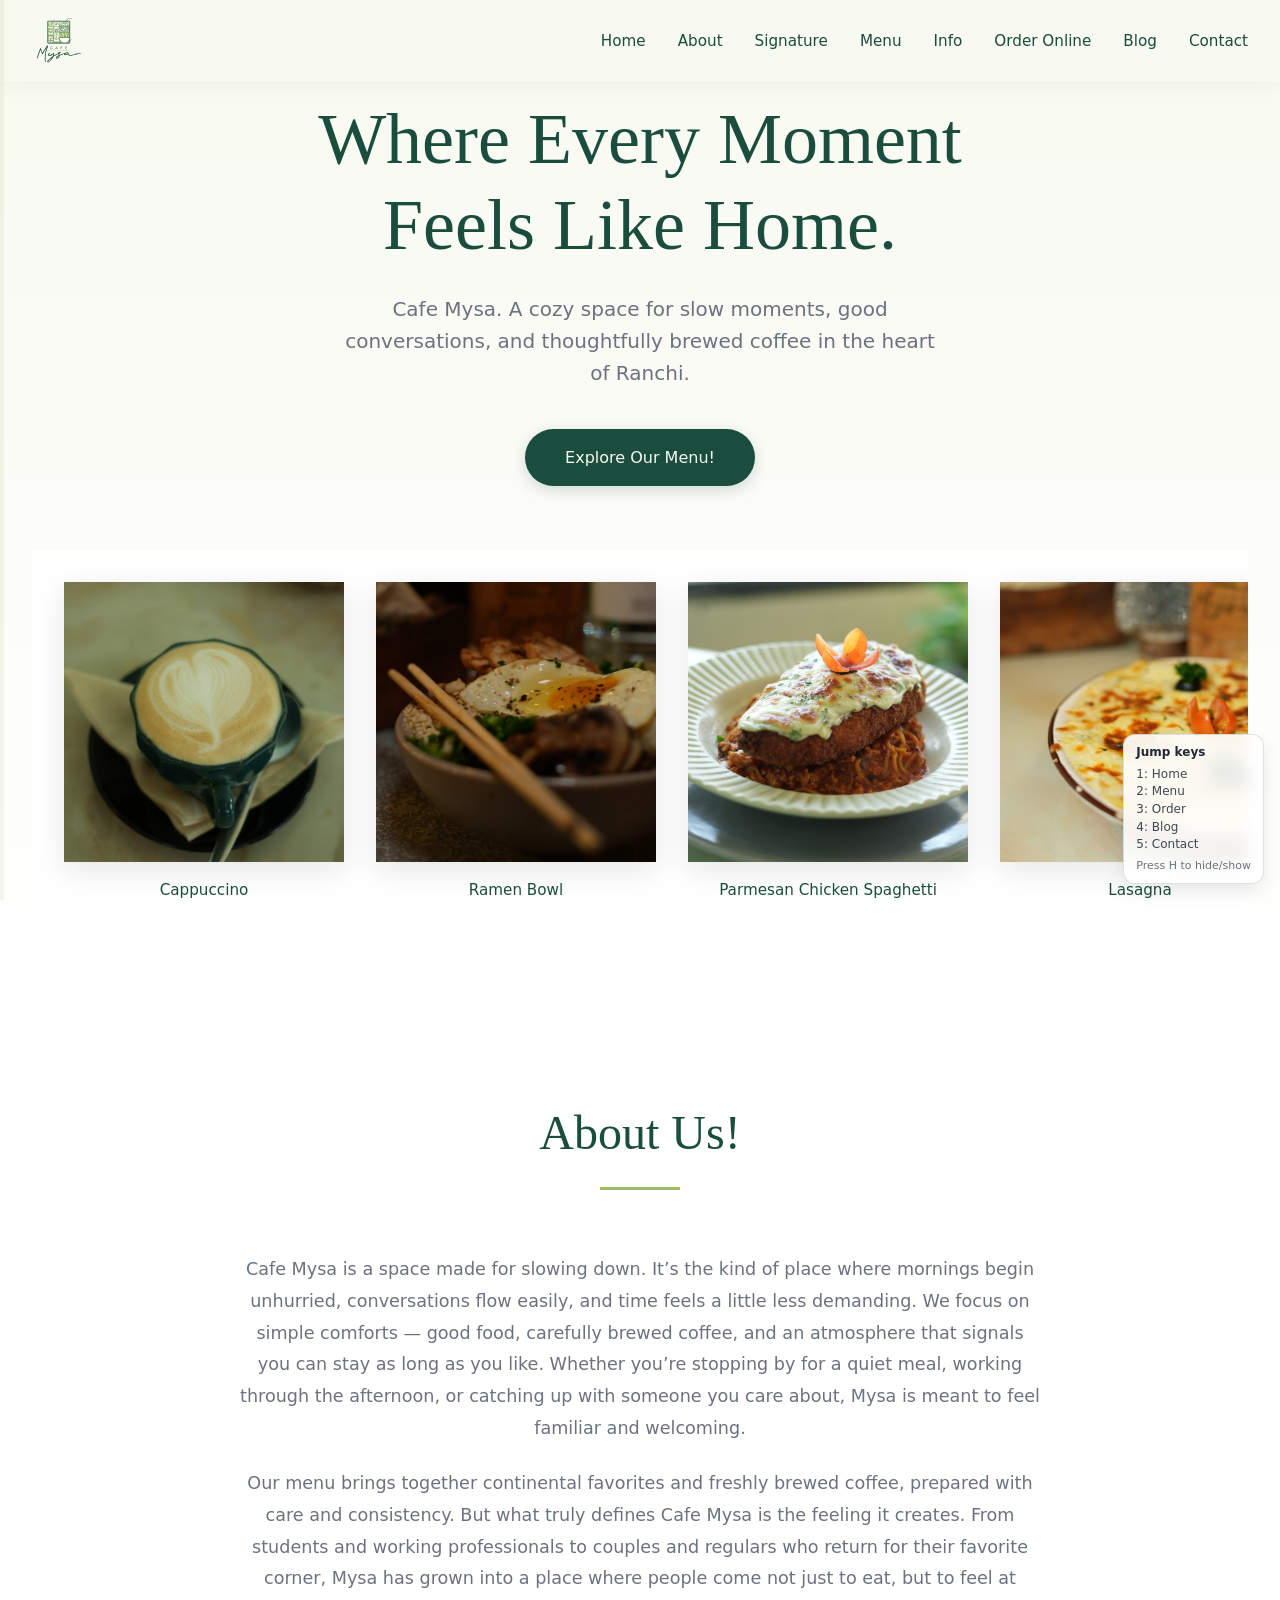
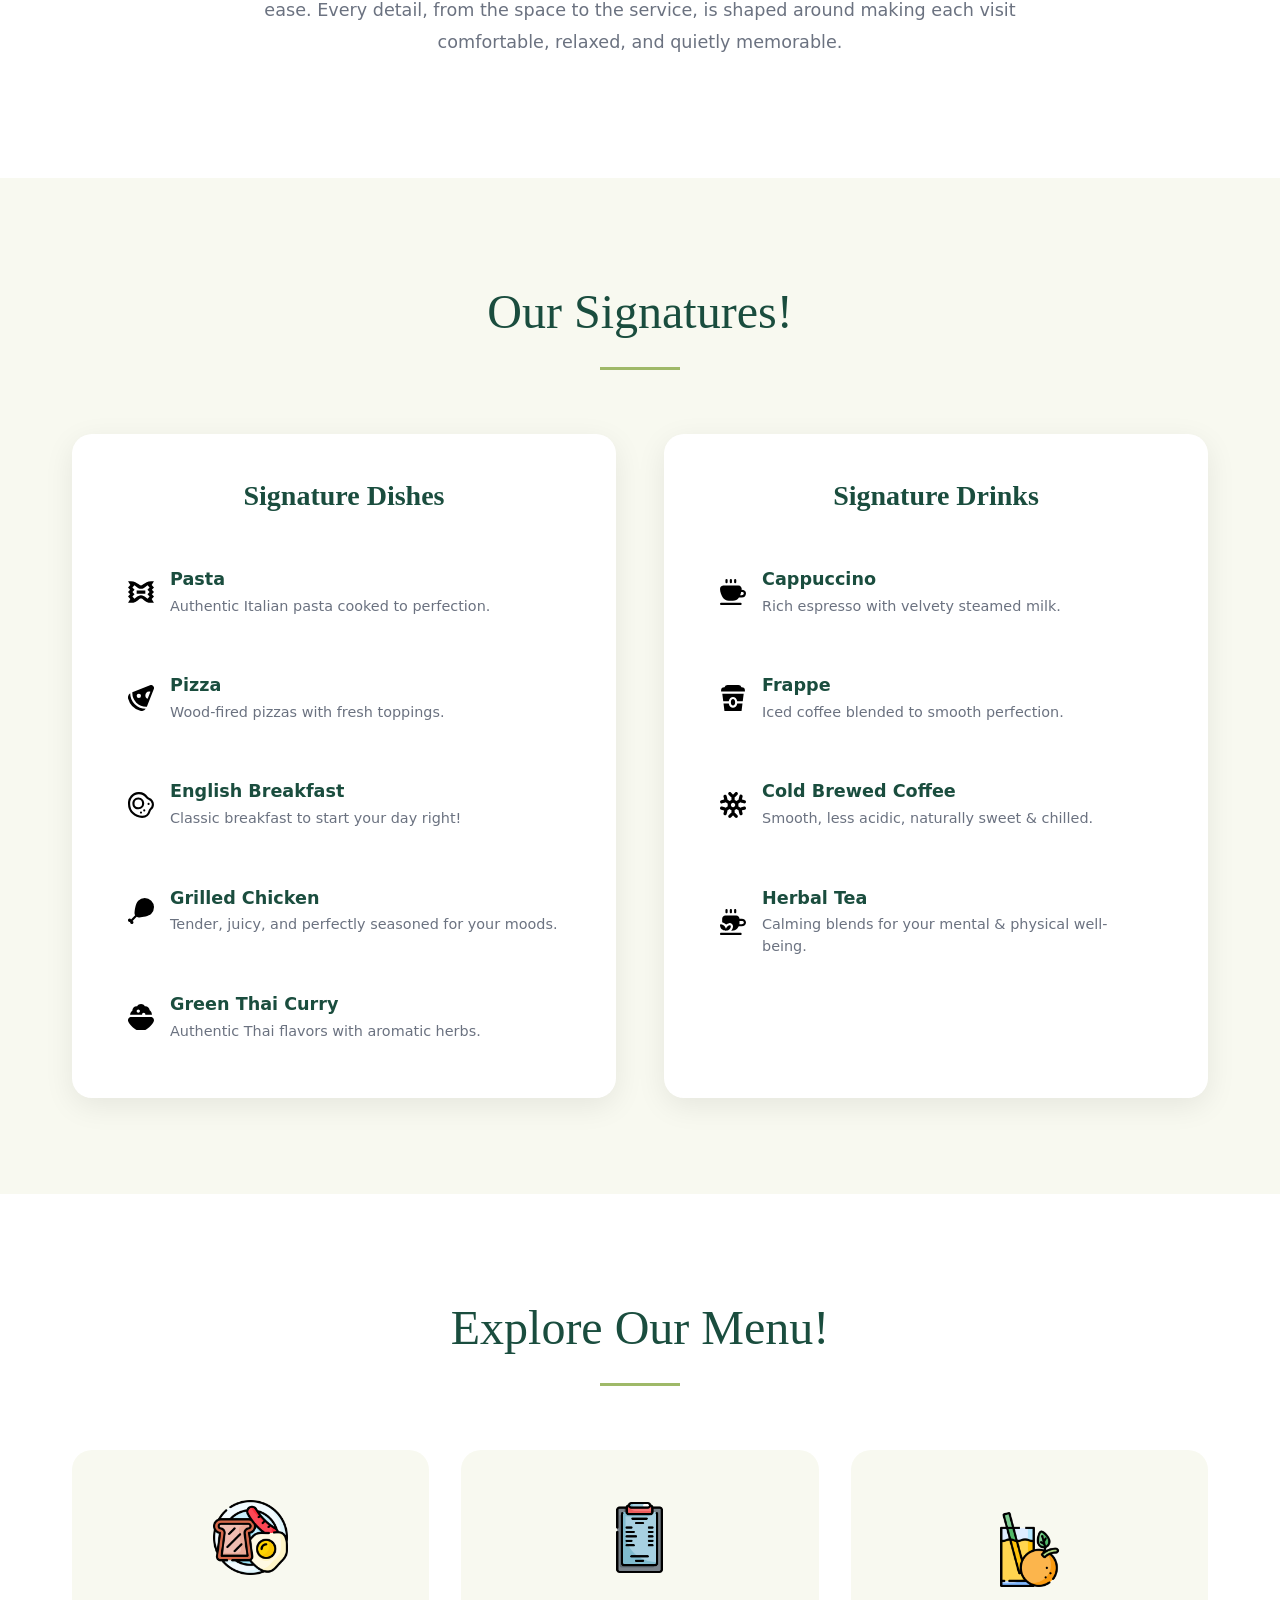
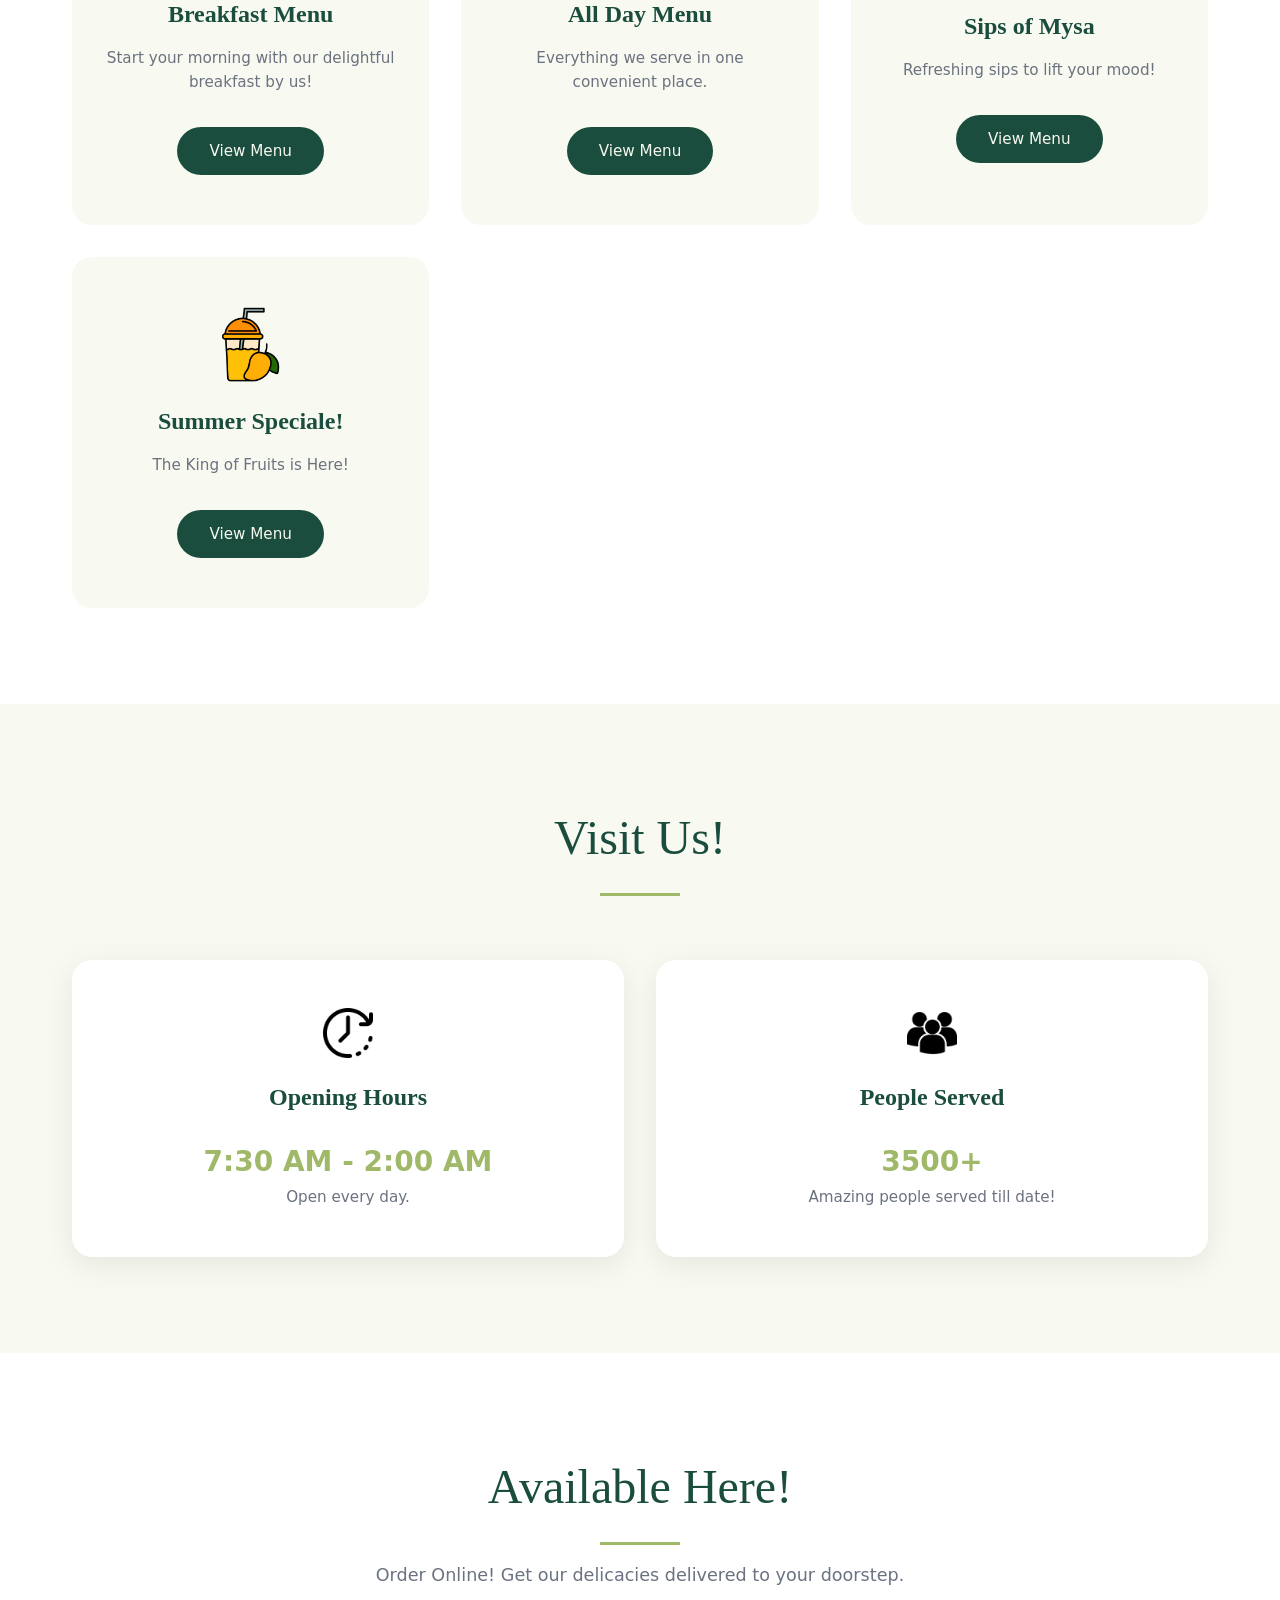
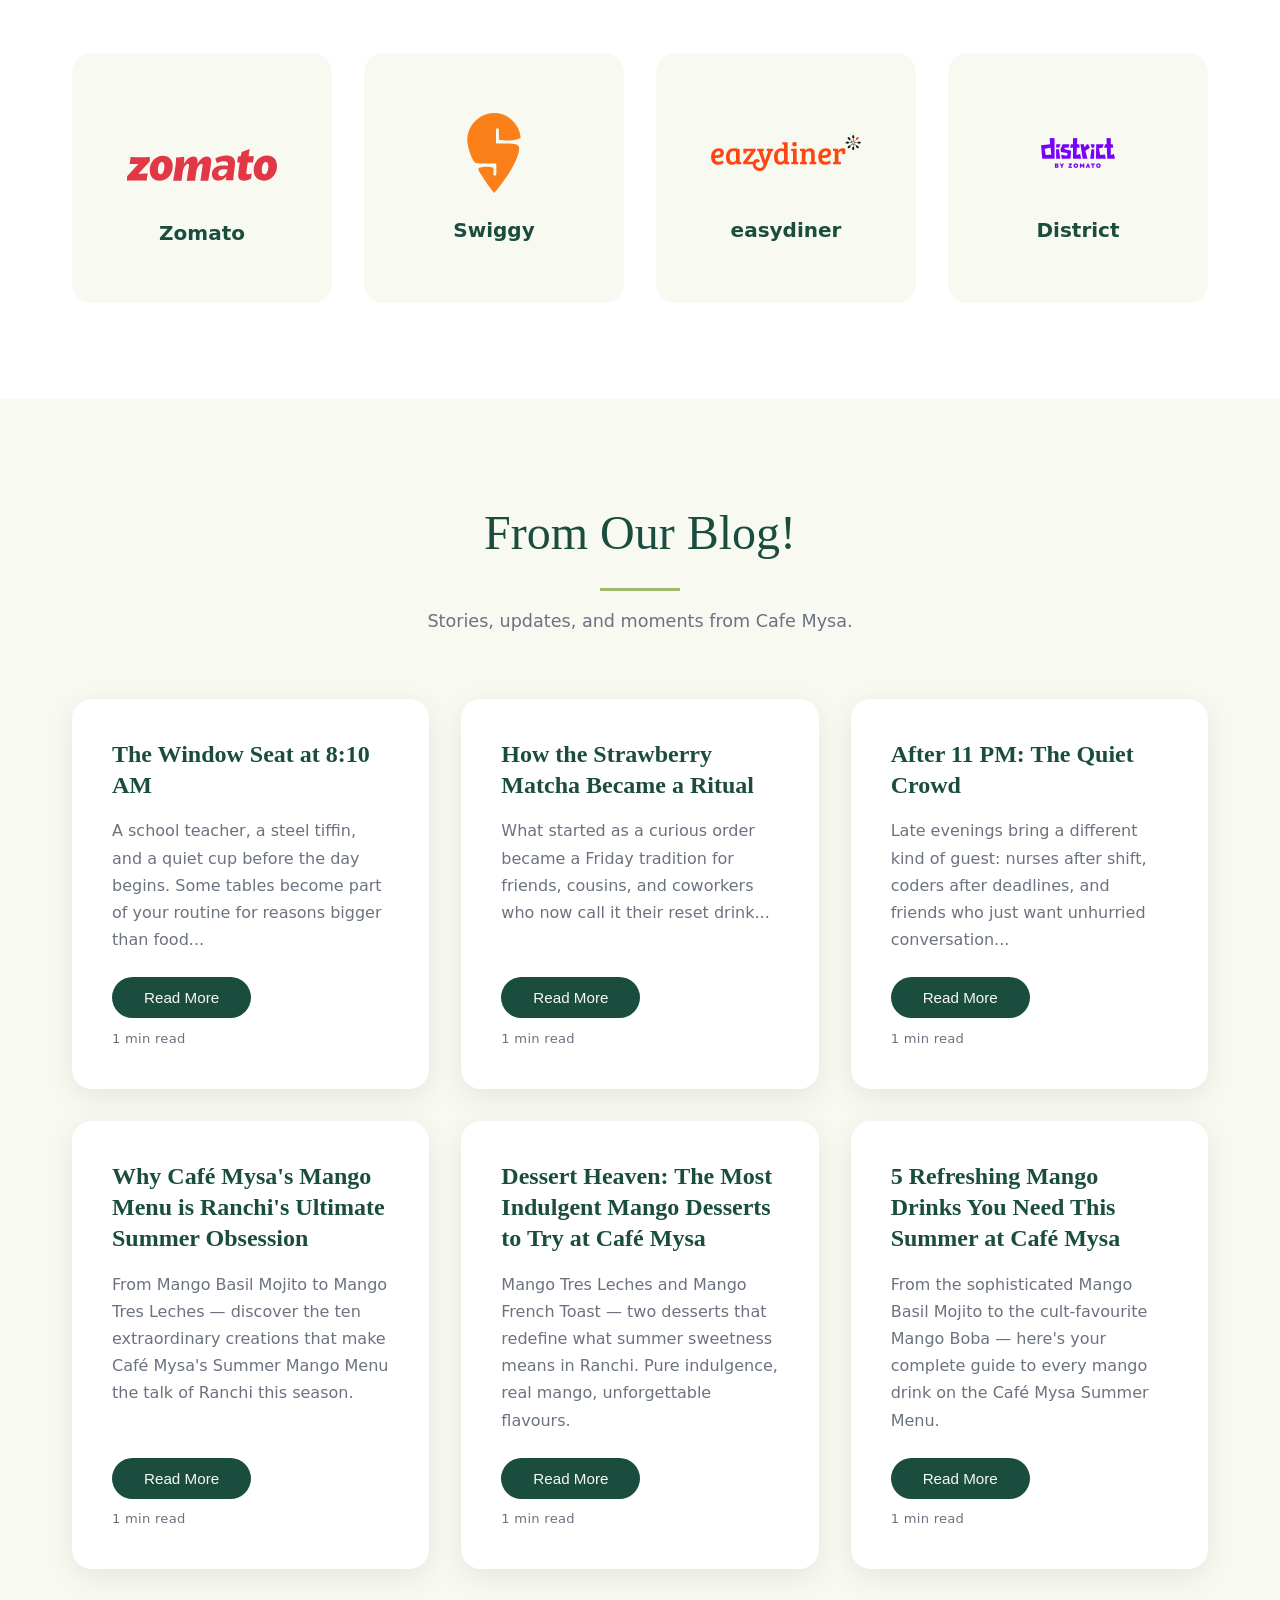
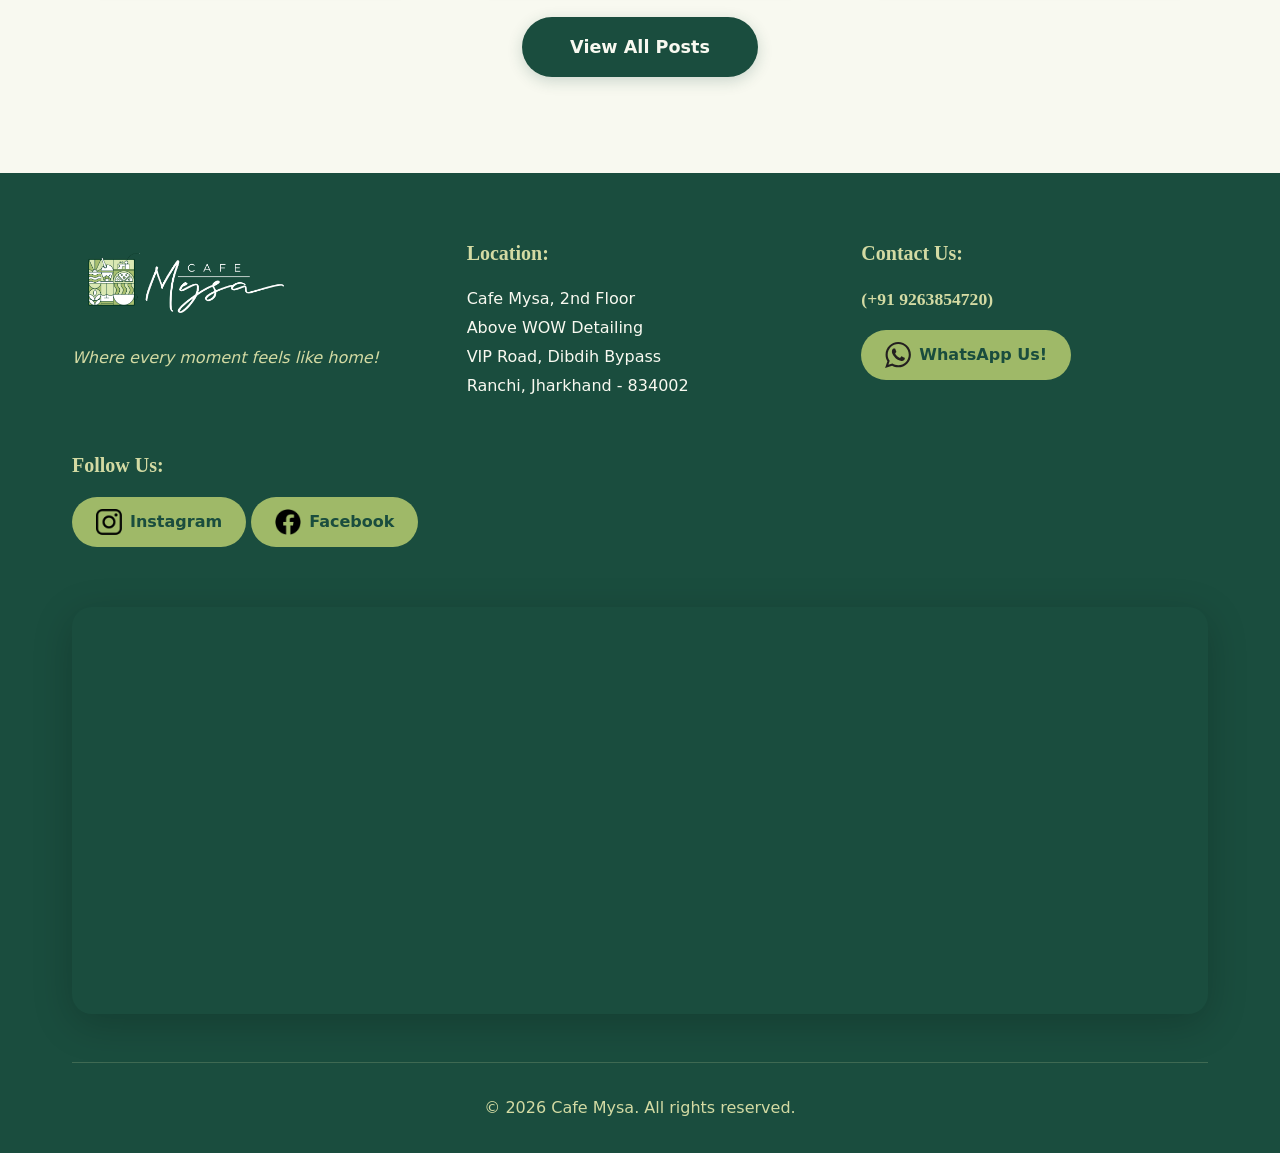
<file: index.html>
<!DOCTYPE html>
<html lang="en">
<head>
    <meta charset="UTF-8">
    <meta name="viewport" content="width=device-width, initial-scale=1.0">
    <title>Cafe Mysa - Where Every Moment Feels Like Home.</title>
    <meta name="description" content="Cafe Mysa serves the best continental food and freshly brewed coffee in Ranchi, Jharkhand. Experience comfort, taste, and warmth.">
    <link rel="stylesheet" href="./css/style.css">
</head>
<body>
    
    <!-- ===============================
         LOADING SCREEN
         =============================== -->
    <div class="loader" id="loader">
        <div class="loader-content">
            <img src="assets/Cafe Mysa_Final-01.svg" alt="Cafe Mysa Logo" class="loader-logo">
            <h1 class="loader-text">Welcome to Cafe Mysa!</h1>
        </div>
    </div>

    <!-- ===============================
         NAVIGATION
         =============================== -->
    <nav class="navbar" id="navbar">
        <div class="nav-container">
            <div class="nav-logo">
                <img src="./assets/Cafe Mysa_Final-01.svg" alt="Cafe Mysa Logo">
            </div>
            <button class="nav-toggle" id="navToggle" aria-label="Toggle navigation">
                <span></span>
                <span></span>
                <span></span>
            </button>
            <ul class="nav-menu" id="navMenu">
                <li><a href="#home" class="nav-link">Home</a></li>
                <li><a href="#about" class="nav-link">About</a></li>
                <li><a href="#signature" class="nav-link">Signature</a></li>
                <li><a href="#menu" class="nav-link">Menu</a></li>
                <li><a href="#info" class="nav-link">Info</a></li>
                <li><a href="#order" class="nav-link">Order Online</a></li>
                <li><a href="#blog" class="nav-link">Blog</a></li>
                <li><a href="#contact" class="nav-link">Contact</a></li>
            </ul>
        </div>
    </nav>

    <!-- ===============================
         HERO SECTION
         =============================== -->
    <section class="hero" id="home">
        <div class="hero-content">
            <h1 class="hero-title fade-in">Where Every Moment<br>Feels Like Home.</h1>
            <p class="hero-subtitle fade-in-delay">Cafe Mysa. A cozy space for slow moments, good conversations, and thoughtfully brewed coffee in the heart of Ranchi.</p>
            <a href="#menu" class="cta-button fade-in-delay-2">Explore Our Menu!</a>
        </div>
        
        <!-- Horizontal Scrolling Image Strip -->
        <div class="image-strip-container">
            <div class="image-strip" id="imageStrip">
                <!-- Signature Dishes -->
                <div class="strip-item">
                    <div class="strip-image">
                        <img src="./images/Cappuccino.JPG" alt="Cappuccino">
                    </div>
                    <p class="strip-label">Cappuccino</p>
                </div>
                <div class="strip-item">
                    <div class="strip-image">
                        <img src="./images/Ramen_Bowl.JPG" alt="Ramen Bowl">
                    </div>
                    <p class="strip-label">Ramen Bowl</p>
                </div>
                <div class="strip-item">
                    <div class="strip-image">
                        <img src="./images/ChickenSpaghetti.JPG" alt="Chicken Spaghetti">
                    </div>
                    <p class="strip-label">Parmesan Chicken Spaghetti</p>
                </div>
                <div class="strip-item">
                    <div class="strip-image">
                        <img src="./images/Lasagna.JPG" alt="Lasagna">
                    </div>
                    <p class="strip-label">Lasagna</p>
                </div>
                <div class="strip-item">
                    <div class="strip-image">
                        <img src="./images/LotusBiscoffCheescake.JPG" alt="Lotus Biscoff Cheescake">
                    </div>
                    <p class="strip-label">Lotus Biscoff Cheescake</p>
                </div>
                <!-- Signature Drinks -->
                <div class="strip-item">
                    <div class="strip-image">
                         <img src="./images/Jhol Momo.JPG" alt="Jhol Momo">
                    </div>
                    <p class="strip-label">Jhol Momo</p>
                </div>
                <div class="strip-item">
                    <div class="strip-image">
                         <img src="./images/StrawberryMatcha.jpg" alt="Strawberry Matcha Frappe">
                    </div>
                    <p class="strip-label">Strawberry Matcha Frappe</p>
                </div>
                <div class="strip-item">
                    <div class="strip-image">
                        <img src="./images/GrilledChicken.JPG" alt="Grilled Chicken">
                    </div>
                    <p class="strip-label">Grilled Chicken</p>
                </div>
                <div class="strip-item">
                    <div class="strip-image">
                        <img src="./images/MatchaLatte.jpg" alt="Matcha Latte">
                    </div>
                    <p class="strip-label">Matcha Latte</p>
                </div>
            </div>
        </div>
    </section>

    <!-- ===============================
         ABOUT US SECTION
         =============================== -->
    <section class="about" id="about">
        <div class="container">
            <div class="section-header">
                <h2 class="section-title reveal">About Us!</h2>
                <div class="title-underline"></div>
            </div>
            <div class="about-content reveal">
                <p class="about-text">
                    Cafe Mysa is a space made for slowing down. It’s the kind of place where mornings begin unhurried, conversations flow easily, and time feels a little less demanding. We focus on simple comforts — good food, carefully brewed coffee, and an atmosphere that signals you can stay as long as you like. Whether you’re stopping by for a quiet meal, working through the afternoon, or catching up with someone you care about, Mysa is meant to feel familiar and welcoming.
                </p>
                <p class="about-text">
                    Our menu brings together continental favorites and freshly brewed coffee, prepared with care and consistency. But what truly defines Cafe Mysa is the feeling it creates. From students and working professionals to couples and regulars who return for their favorite corner, Mysa has grown into a place where people come not just to eat, but to feel at ease. Every detail, from the space to the service, is shaped around making each visit comfortable, relaxed, and quietly memorable.
                </p>
            </div>
        </div>
    </section>

    <!-- ===============================
         SIGNATURE SECTION
         =============================== -->
    <section class="signature" id="signature">
        <div class="container">
            <div class="section-header">
                <h2 class="section-title reveal">Our Signatures!</h2>
                <div class="title-underline"></div>
            </div>
            
            <div class="signature-grid">
                <!-- Signature Dishes -->
                <div class="signature-column reveal">
                    <h3 class="signature-subtitle">Signature Dishes</h3>
                    <div class="signature-list">
                        <div class="signature-item">
                            <div class="signature-icon">
                                <div class="pasta-icon">
                            <img src="./icons/pasta.svg" alt="Pasta Icon">
                        </div>
                            </div>
                            <div class="signature-details">
                                <h4>Pasta</h4>
                                <p>Authentic Italian pasta cooked to perfection.</p>
                            </div>
                        </div>
                        <div class="signature-item">
                            <div class="signature-icon">
                                <div class="pizza-icon">
                            <img src="./icons/pizza-slice.svg" alt="Pizza Icon">
                        </div>
                            </div>
                            <div class="signature-details">
                                <h4>Pizza</h4>
                                <p>Wood-fired pizzas with fresh toppings.</p>
                            </div>
                        </div>
                        <div class="signature-item">
                            <div class="signature-icon">
                                <div class="breakfast-icon">
                            <img src="./icons/english breakfast.svg" alt="English Breakfast Icon">
                        </div>
                            </div>
                            <div class="signature-details">
                                <h4>English Breakfast</h4>
                                <p>Classic breakfast to start your day right!</p>
                            </div>
                        </div>
                        <div class="signature-item">
                            <div class="signature-icon">
                                <div class="chicken-icon">
                            <img src="./icons/chicken.svg" alt="Chicken Icon">
                        </div>
                            </div>
                            <div class="signature-details">
                                <h4>Grilled Chicken</h4>
                                <p>Tender, juicy, and perfectly seasoned for your moods.</p>
                            </div>
                        </div>
                        <div class="signature-item">
                            <div class="signature-icon">
                                <div class="curry-icon">
                            <img src="./icons/green thai curry.svg" alt="Green Thai Curry Icon">
                        </div>
                            </div>
                            <div class="signature-details">
                                <h4>Green Thai Curry</h4>
                                <p>Authentic Thai flavors with aromatic herbs.</p>
                            </div>
                        </div>
                    </div>
                </div>

                <!-- Signature Drinks -->
                <div class="signature-column reveal">
                    <h3 class="signature-subtitle">Signature Drinks</h3>
                    <div class="signature-list">
                        <div class="signature-item">
                            <div class="signature-icon">
                                <div class="cappuccino-icon">
                            <img src="./icons/cappucino.svg" alt="Cappuccino Icon">
                        </div>
                            </div>
                            <div class="signature-details">
                                <h4>Cappuccino</h4>
                                <p>Rich espresso with velvety steamed milk.</p>
                            </div>
                        </div>
                        <div class="signature-item">
                            <div class="signature-icon">
                                <div class="frappe-icon">
                            <img src="./icons/frappe.svg" alt="Frappe Icon">
                        </div>
                            </div>
                            <div class="signature-details">
                                <h4>Frappe</h4>
                                <p>Iced coffee blended to smooth perfection.</p>
                            </div>
                        </div>
                        <div class="signature-item">
                            <div class="signature-icon">
                                <div class="cold-brew-icon">
                            <img src="./icons/cold coffee.svg" alt="Cold Brewed Coffee Icon">
                        </div>
                            </div>
                            <div class="signature-details">
                                <h4>Cold Brewed Coffee</h4>
                                <p>Smooth, less acidic, naturally sweet & chilled.</p>
                            </div>
                        </div>
                        <div class="signature-item">
                            <div class="signature-icon">
                                <div class="herbaltea-icon">
                            <img src="./icons/tea.svg" alt="Herbal Tea Icon">
                        </div>
                            </div>
                            <div class="signature-details">
                                <h4>Herbal Tea</h4>
                                <p>Calming blends for your mental & physical well-being.</p>
                            </div>
                        </div>
                    </div>
                </div>
            </div>
        </div>
    </section>

    <!-- ===============================
         MENU SECTION
         =============================== -->
    <section class="menu-section" id="menu">
        <div class="container">
            <div class="section-header">
                <h2 class="section-title reveal">Explore Our Menu!</h2>
                <div class="title-underline"></div>
            </div>
            
            <div class="menu-grid">
                <div class="menu-card reveal">
                    <div class="menu-card-icon">
                        <div class="breakfastmenu-icon">
                            <img src="./icons/breakfast-menu.svg" alt="Breakfast Menu Icon">
                        </div>
                    </div>
                    <h3>Breakfast Menu</h3>
                    <p>Start your morning with our delightful breakfast by us!</p>
                    <a href="#" class="menu-button" data-menu="breakfast">View Menu</a>
                </div>
                
                <div class="menu-card reveal">
                    <div class="fullmenu-icon">
                        <div class="fullmenu-icon">
                            <img src="./icons/mainmenu.svg" alt="Main Menu Icon">
                        </div>
                    </div>
                    <h3>All Day Menu</h3>
                    <p>Everything we serve in one convenient place.</p>
                    <a href="#" class="menu-button" data-menu="FullMenu">View Menu</a>
                </div>
                
                <div class="menu-card reveal">
                    <div class="sips-icon">
                        <div class="sips-icon">
                            <img src="./icons/sips-logo.svg" alt="Sips of Mysa Icon">
                        </div>
                    </div>
                    <h3>Sips of Mysa</h3>
                    <p>Refreshing sips to lift your mood!</p>
                    <a href="#" class="menu-button" data-menu="Sips">View Menu</a>
                </div>

                <div class="menu-card reveal">
                    <div class="summerspeciale-icon">
                        <div class="summerspeciale-icon">
                            <img src="./icons/summer-speciale.svg" alt="Summer Speciale Icon">
                        </div>
                    </div>
                    <h3>Summer Speciale!</h3>
                    <p>The King of Fruits is Here!</p>
                    <a href="#" class="menu-button" data-menu="SummerSpeciale">View Menu</a>
                </div>
            </div>
        </div>
    </section>

    <!-- ===============================
         CAFE INFO SECTION
         =============================== -->
    <section class="info-section" id="info">
        <div class="container">
            <div class="section-header">
                <h2 class="section-title reveal">Visit Us!</h2>
                <div class="title-underline"></div>
            </div>
            
            <div class="info-grid">
                <div class="info-card reveal">
                    <div class="info-icon">
                        <div class="clock-icon">
                            <img src="./icons/clock.svg" alt="Clock Icon">
                        </div>
                    </div>
                    <h3>Opening Hours</h3>
                    <div class="info-details">
                        <p class="info-highlight">7:30 AM - 2:00 AM</p>
                        <p class="info-subtext">Open every day.</p>
                    </div>
                </div>
                
                <div class="info-card reveal">
                    <div class="info-icon">
                        <div class="people-icon">
                            <img src="./icons/servingpeople.svg" alt="Serving People Icon">
                        </div>
                    </div>
                    <h3>People Served</h3>
                    <div class="info-details">
                        <p class="info-highlight">3500+</p>
                        <p class="info-subtext">Amazing people served till date!</p>
                    </div>
                </div>
            </div>
        </div>
    </section>

    <!-- ===============================
         DELIVERY PLATFORMS SECTION
         =============================== -->
    <section class="delivery-section" id="order">
        <div class="container">
            <div class="section-header">
                <h2 class="section-title reveal">Available Here!</h2>
                <div class="title-underline"></div>
                <p class="section-subtitle reveal">Order Online! Get our delicacies delivered to your doorstep.</p>
            </div>
            
            <div class="delivery-grid">
                <a href="#" class="delivery-card reveal" data-platform="zomato">
                    <div class="zomato-icon">
                        <img src="./icons/Zomato_Logo.svg" alt="Zomato Icon">
                    </div>
                    <h3>Zomato</h3>
                </a>
                
                <a href="#" class="delivery-card reveal" data-platform="swiggy">
                    <div class="delivery-icon">
                        <div class="swiggy-icon">
                            <img src="./icons/swiggy logo.svg" alt="Swiggy Icon">
                        </div>
                    </div>
                    <h3>Swiggy</h3>
                </a>
                
                <a href="#" class="delivery-card reveal" data-platform="easydiner">
                    <div class="delivery-icon">
                        <div class="easydiner-icon">
                            <img src="./icons/easy diner logo.svg" alt="Easydiner Icon">
                        </div>
                    </div>
                    <h3>easydiner</h3>
                </a>
                
                <a href="#" class="delivery-card reveal" data-platform="district">
                    <div class="delivery-icon">
                        <div class="district-icon">
                            <img src="./icons/district logo.svg" alt="District Icon">
                        </div>
                    </div>
                    <h3>District</h3>
                </a>
            </div>
        </div>
    </section>

    <!-- ===============================
     BLOG SECTION
     =============================== -->
<section class="blog-section" id="blog">
    <div class="container">
        <div class="section-header">
            <h2 class="section-title reveal">From Our Blog!</h2>
            <div class="title-underline"></div>
            <p class="section-subtitle reveal">Stories, updates, and moments from Cafe Mysa.</p>
        </div>
        
        <div class="blog-grid">
            <!-- Blog Post 1 -->
            <div class="blog-card reveal" data-blog="blog1">
                <h3>The Window Seat at 8:10 AM</h3>
                <p class="blog-preview">A school teacher, a steel tiffin, and a quiet cup before the day begins. Some tables become part of your routine for reasons bigger than food...</p>
                <button class="blog-read-more">Read More</button>
            </div>
            
            <!-- Blog Post 2 -->
            <div class="blog-card reveal" data-blog="blog2">
                <h3>How the Strawberry Matcha Became a Ritual</h3>
                <p class="blog-preview">What started as a curious order became a Friday tradition for friends, cousins, and coworkers who now call it their reset drink...</p>
                <button class="blog-read-more">Read More</button>
            </div>
            
            <!-- Blog Post 3 -->
            <div class="blog-card reveal" data-blog="blog3">
                <h3>After 11 PM: The Quiet Crowd</h3>
                <p class="blog-preview">Late evenings bring a different kind of guest: nurses after shift, coders after deadlines, and friends who just want unhurried conversation...</p>
                <button class="blog-read-more">Read More</button>
            </div>

            <!-- Blog Post 11 -->
            <div class="blog-card reveal" data-blog="blog11">
                <h3>Why Café Mysa's Mango Menu is Ranchi's Ultimate Summer Obsession</h3>
                <p class="blog-preview">From Mango Basil Mojito to Mango Tres Leches — discover the ten extraordinary creations that make Café Mysa's Summer Mango Menu the talk of Ranchi this season.</p>
                <button class="blog-read-more">Read More</button>
            </div>

            <!-- Blog Post 12 -->
            <div class="blog-card reveal" data-blog="blog12">
                <h3>Dessert Heaven: The Most Indulgent Mango Desserts to Try at Café Mysa</h3>
                <p class="blog-preview">Mango Tres Leches and Mango French Toast — two desserts that redefine what summer sweetness means in Ranchi. Pure indulgence, real mango, unforgettable flavours.</p>
                <button class="blog-read-more">Read More</button>
            </div>

            <!-- Blog Post 13 -->
            <div class="blog-card reveal" data-blog="blog13">
                <h3>5 Refreshing Mango Drinks You Need This Summer at Café Mysa</h3>
                <p class="blog-preview">From the sophisticated Mango Basil Mojito to the cult-favourite Mango Boba — here's your complete guide to every mango drink on the Café Mysa Summer Menu.</p>
                <button class="blog-read-more">Read More</button>
            </div>
            </div>
        <div class="blog-view-all">
            <a href="./blog.html" class="blog-view-all-button">View All Posts</a>
        </div>
        
    </div>
</section>
        </div>
    </div>
</section>

<!-- Blog Popup Modal -->
<div class="blog-modal" id="blogModal">
    <div class="blog-modal-content">
        <button class="blog-modal-close" id="closeModal">&times;</button>
        <h2 class="blog-modal-title" id="blogTitle"></h2>
        <div class="blog-modal-body" id="blogBody"></div>
    </div>
</div>

    <!-- ===============================
         FOOTER / CONTACT SECTION
         =============================== -->
    <footer class="footer" id="contact">
        <div class="container">
            <div class="footer-content">
    <div class="footer-section">
        <img src="./assets/Logo_Secondary.png" alt="Cafe Mysa Logo" class="footer-logo">
        <p class="footer-tagline">Where every moment feels like home!</p>
    </div>
    
    <div class="footer-section">
        <h4>Location:</h4>
        <p class="footer-address">
            Cafe Mysa, 2nd Floor<br>
            Above WOW Detailing<br>
            VIP Road, Dibdih Bypass<br>
            Ranchi, Jharkhand - 834002
        </p>
    </div>
    
    <div class="footer-section">
        <h4>Contact Us:</h4>
        <h6>(+91 9263854720)</h6>
        <a href="https://wa.me/9263854720" class="whatsapp-button" target="_blank" rel="noopener">
            <div class="whatsapp-icon">
                <img src="./icons/whatsapplogo.svg" alt="WhatsApp Icon">
            </div>
            WhatsApp Us!
        </a>
    </div>
    
    <div class="footer-section">
        <h4>Follow Us:</h4>
        <a href="https://instagram.com/cafemysa" target="_blank" rel="noopener" class="instagram-button">
            <div class="instagram-icon">
                <img src="./assets/instagram-logo.svg" alt="Instagram Icon">
            </div>
            Instagram
        </a>
        <a href="https://facebook.com/cafemysa" target="_blank" rel="noopener" class="facebook-button">
            <div class="facebook-icon">
                <img src="./assets/facebook-logo.svg" alt="Facebook Icon">
            </div>
            Facebook
        </a>
    </div>
</div>

            <!-- Google Maps Embed -->
            <div class="map-container reveal">
                <iframe 
                    src="https://www.google.com/maps/embed?pb=!1m18!1m12!1m3!1d3662.8753!2d85.3089!3d23.3441!2m3!1f0!2f0!3f0!3m2!1i1024!2i768!4f13.1!3m3!1m2!1s0x0%3A0x0!2zMjPCsDIwJzM4LjgiTiA4NcKwMTgnMzIuMCJF!5e0!3m2!1sen!2sin!4v1234567890"
                    width="100%" 
                    height="400" 
                    style="border:0;" 
                    allowfullscreen="" 
                    loading="lazy" 
                    referrerpolicy="no-referrer-when-downgrade">
                </iframe>
            </div>
            
            <div class="footer-bottom">
    <p>&copy; 2026 Cafe Mysa. All rights reserved.</p>
</div>
        </div>

    <script src="./js/script.js"></script>
</body>
</html>
</file>
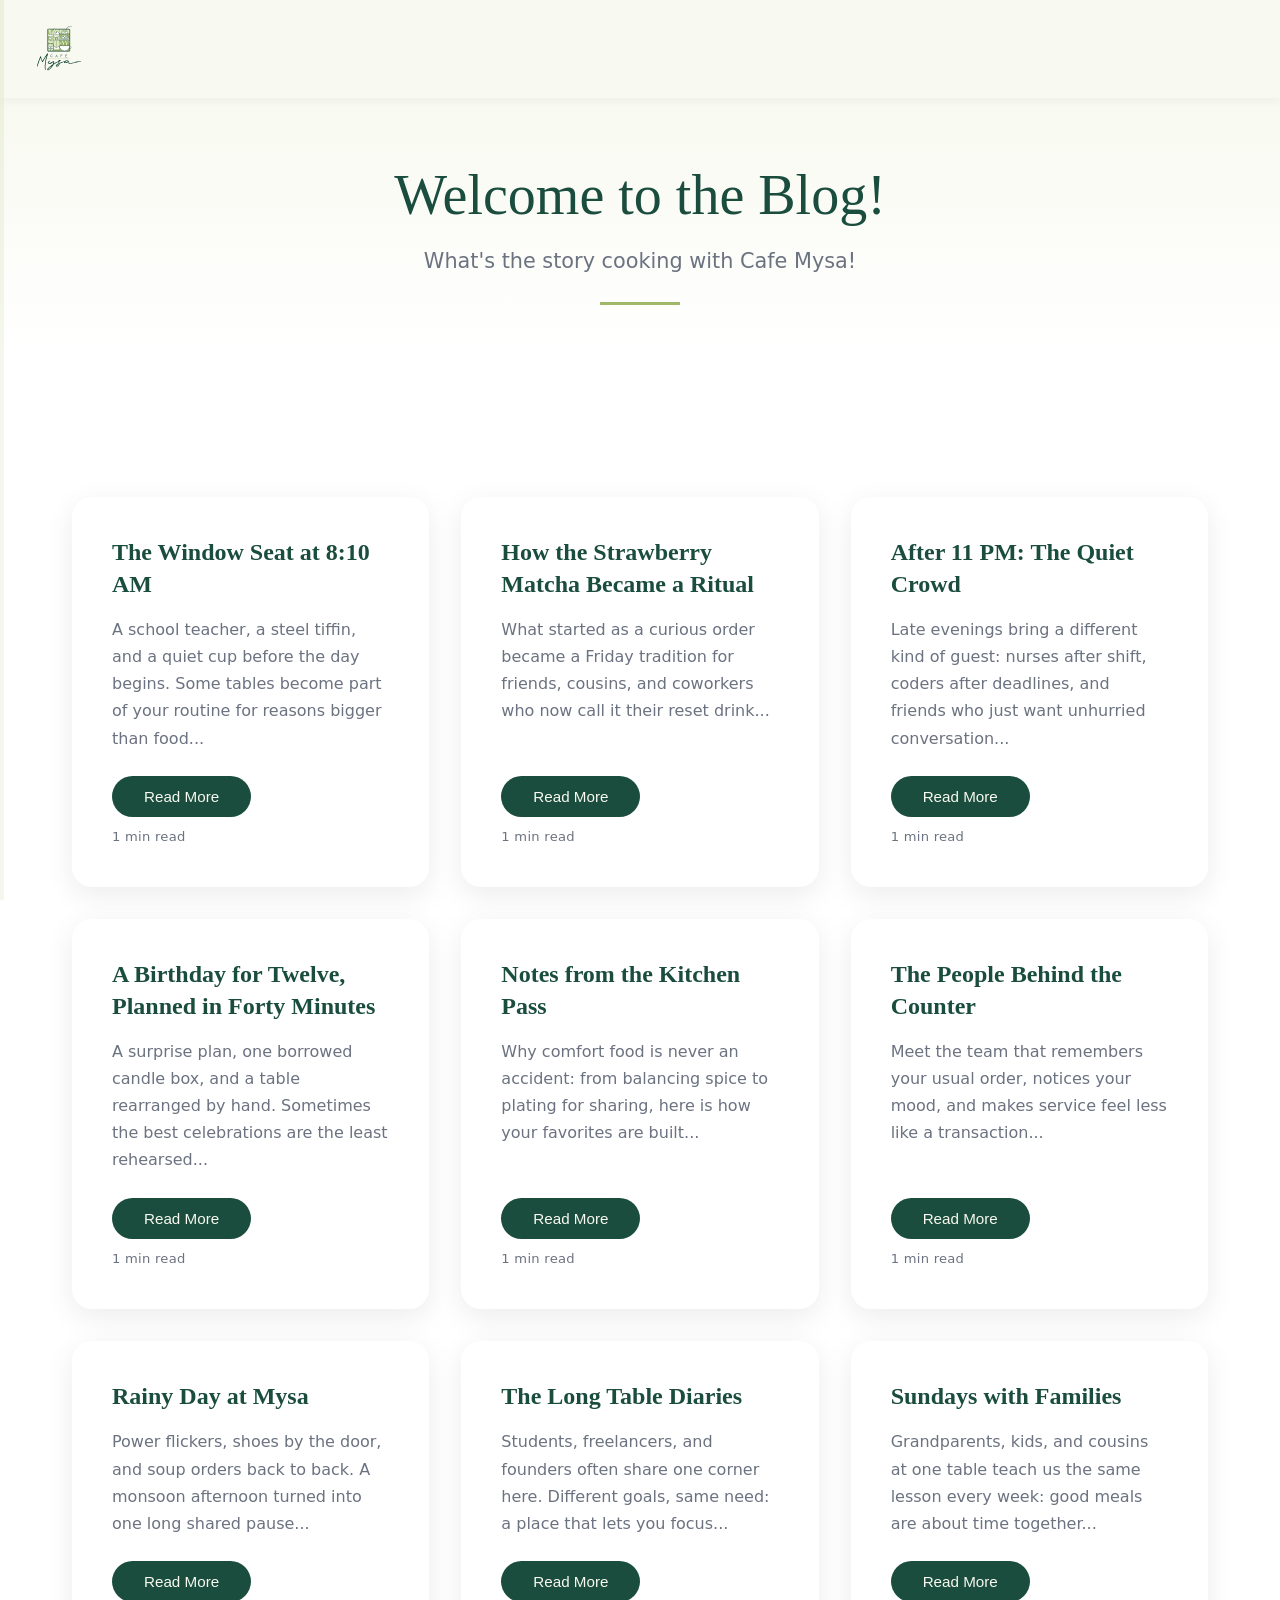
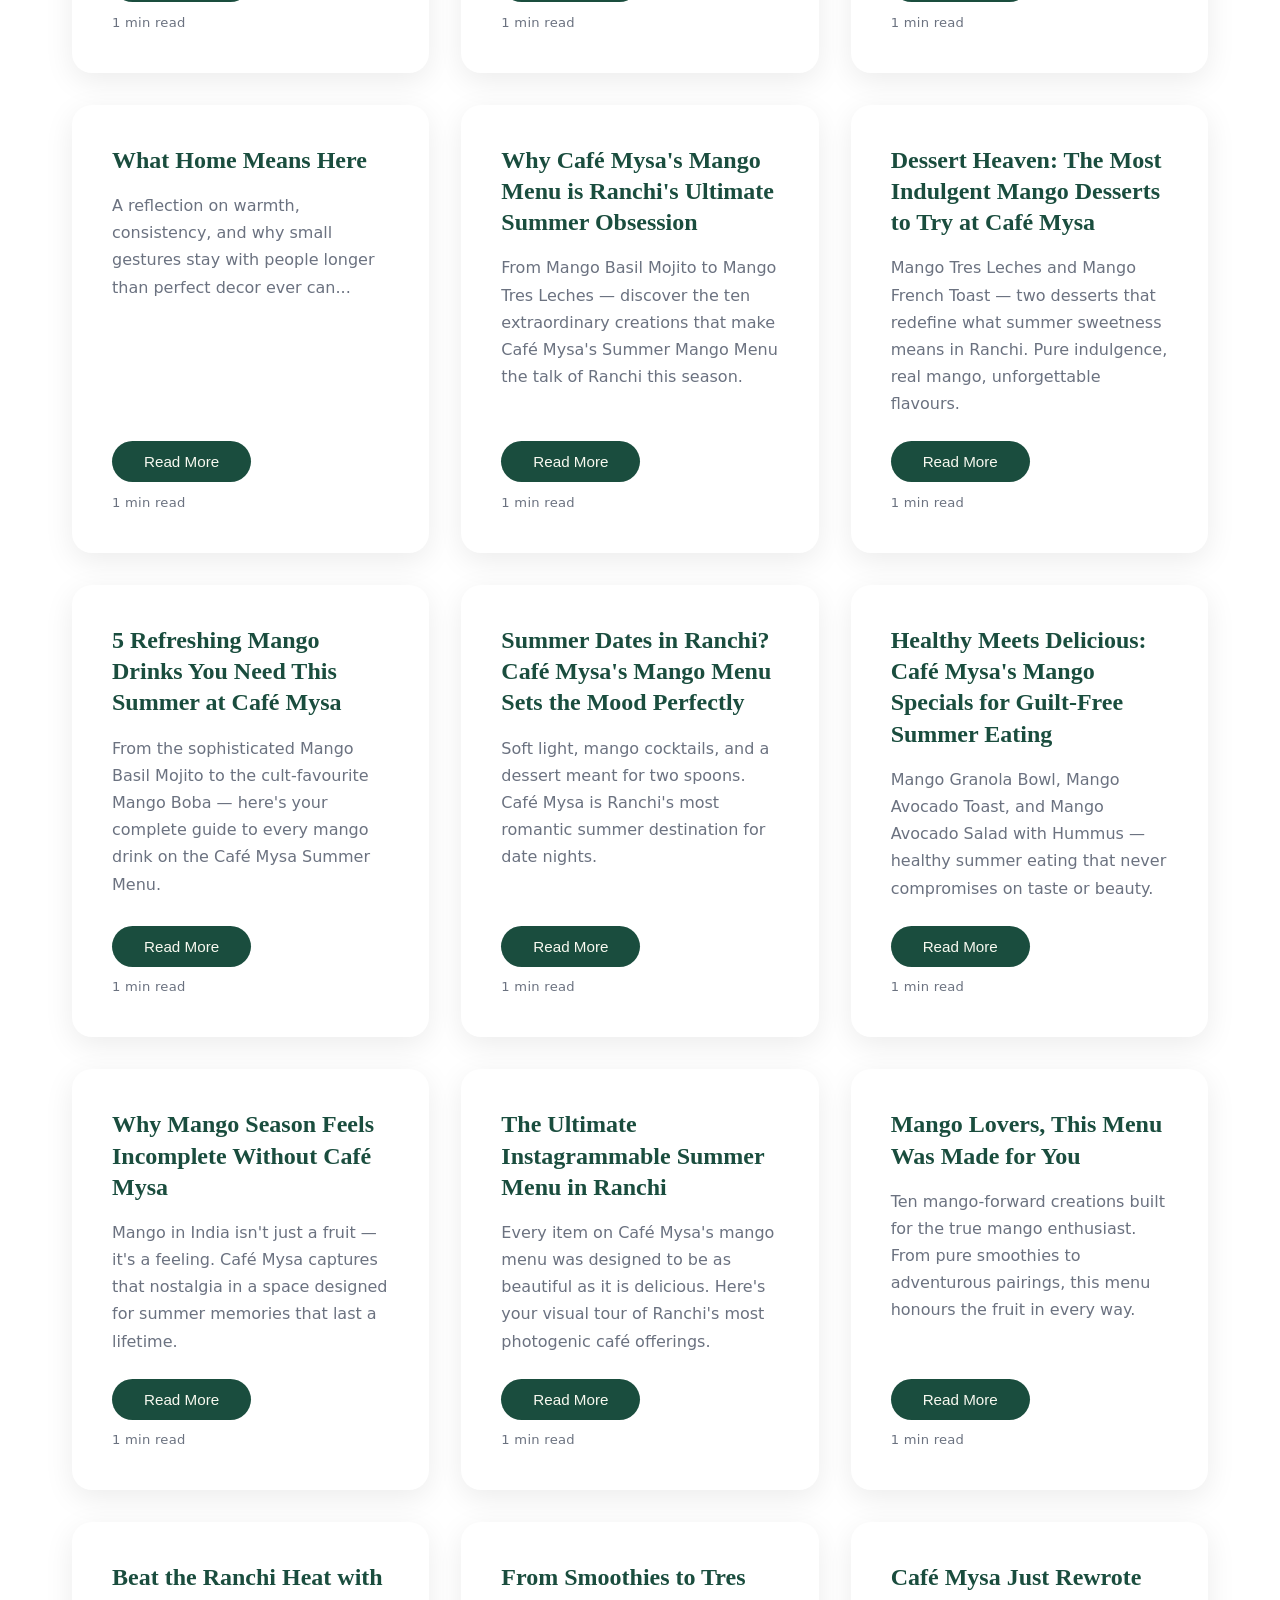
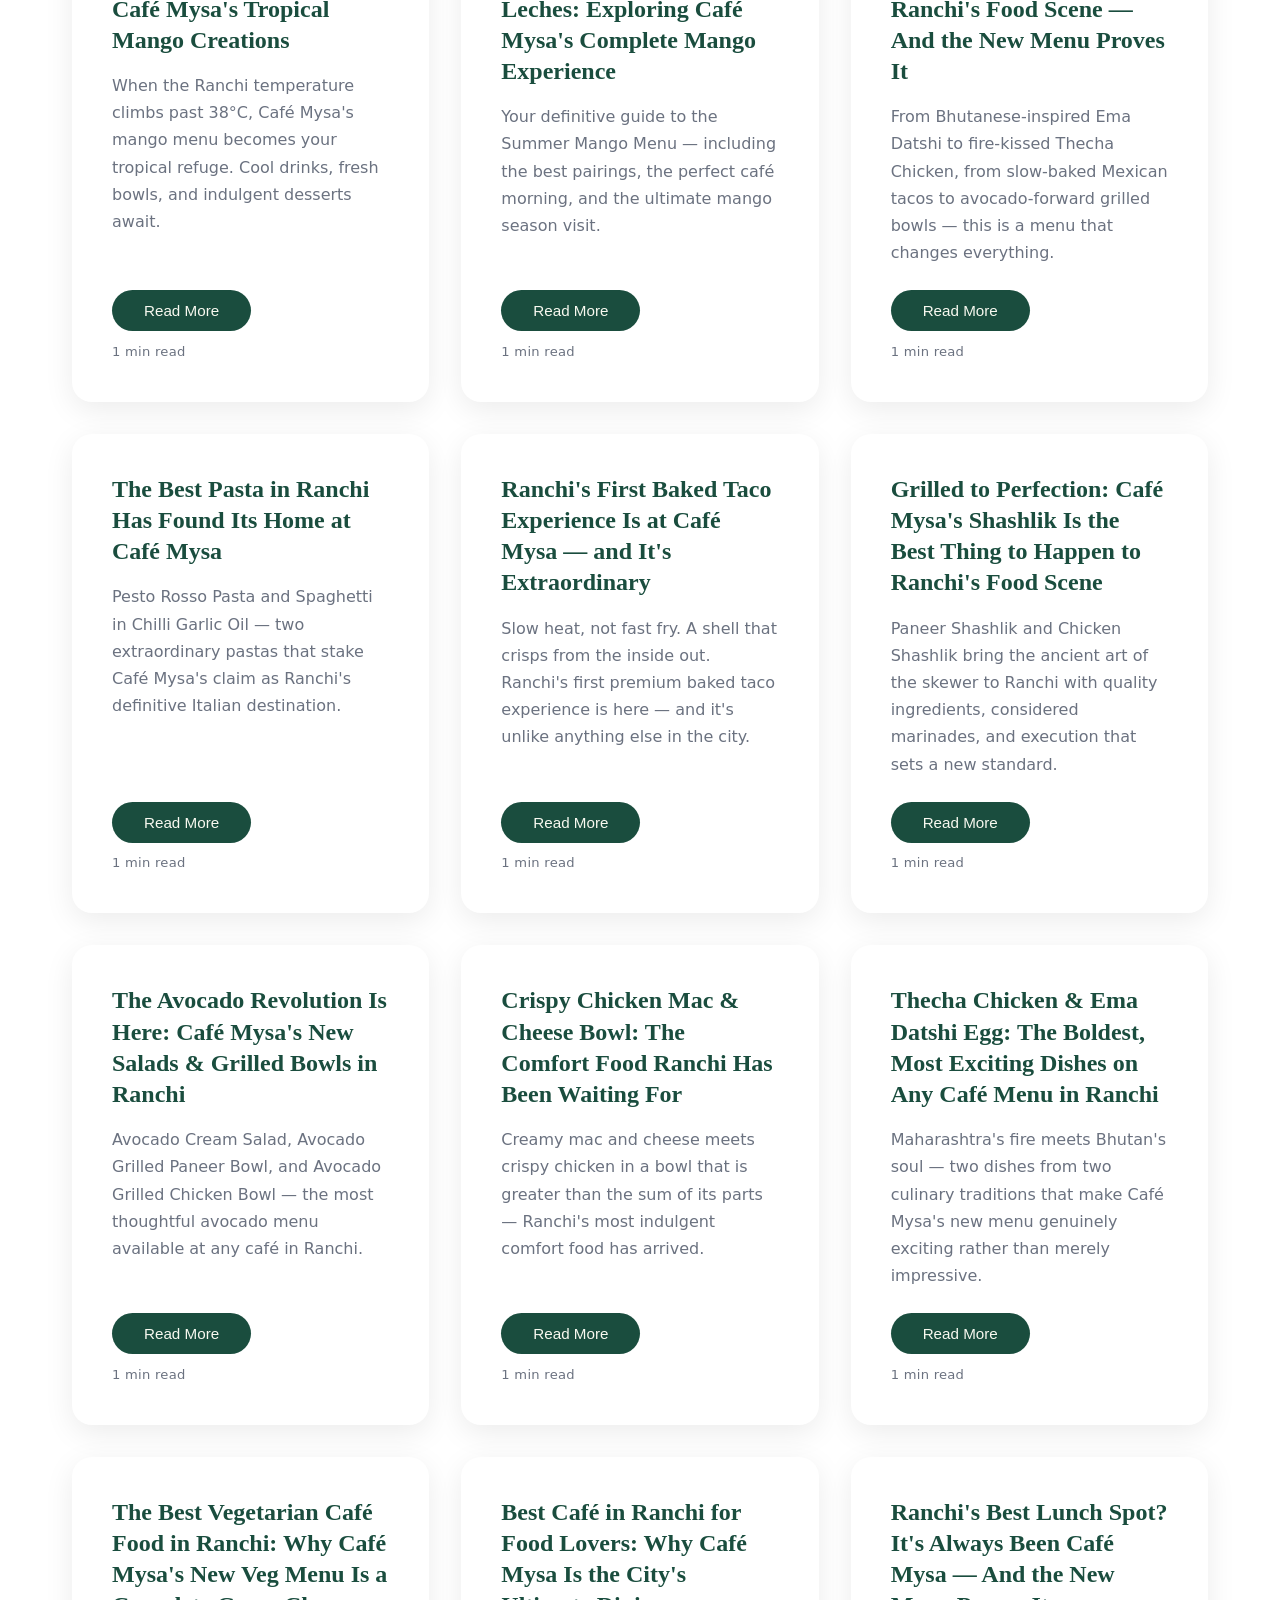
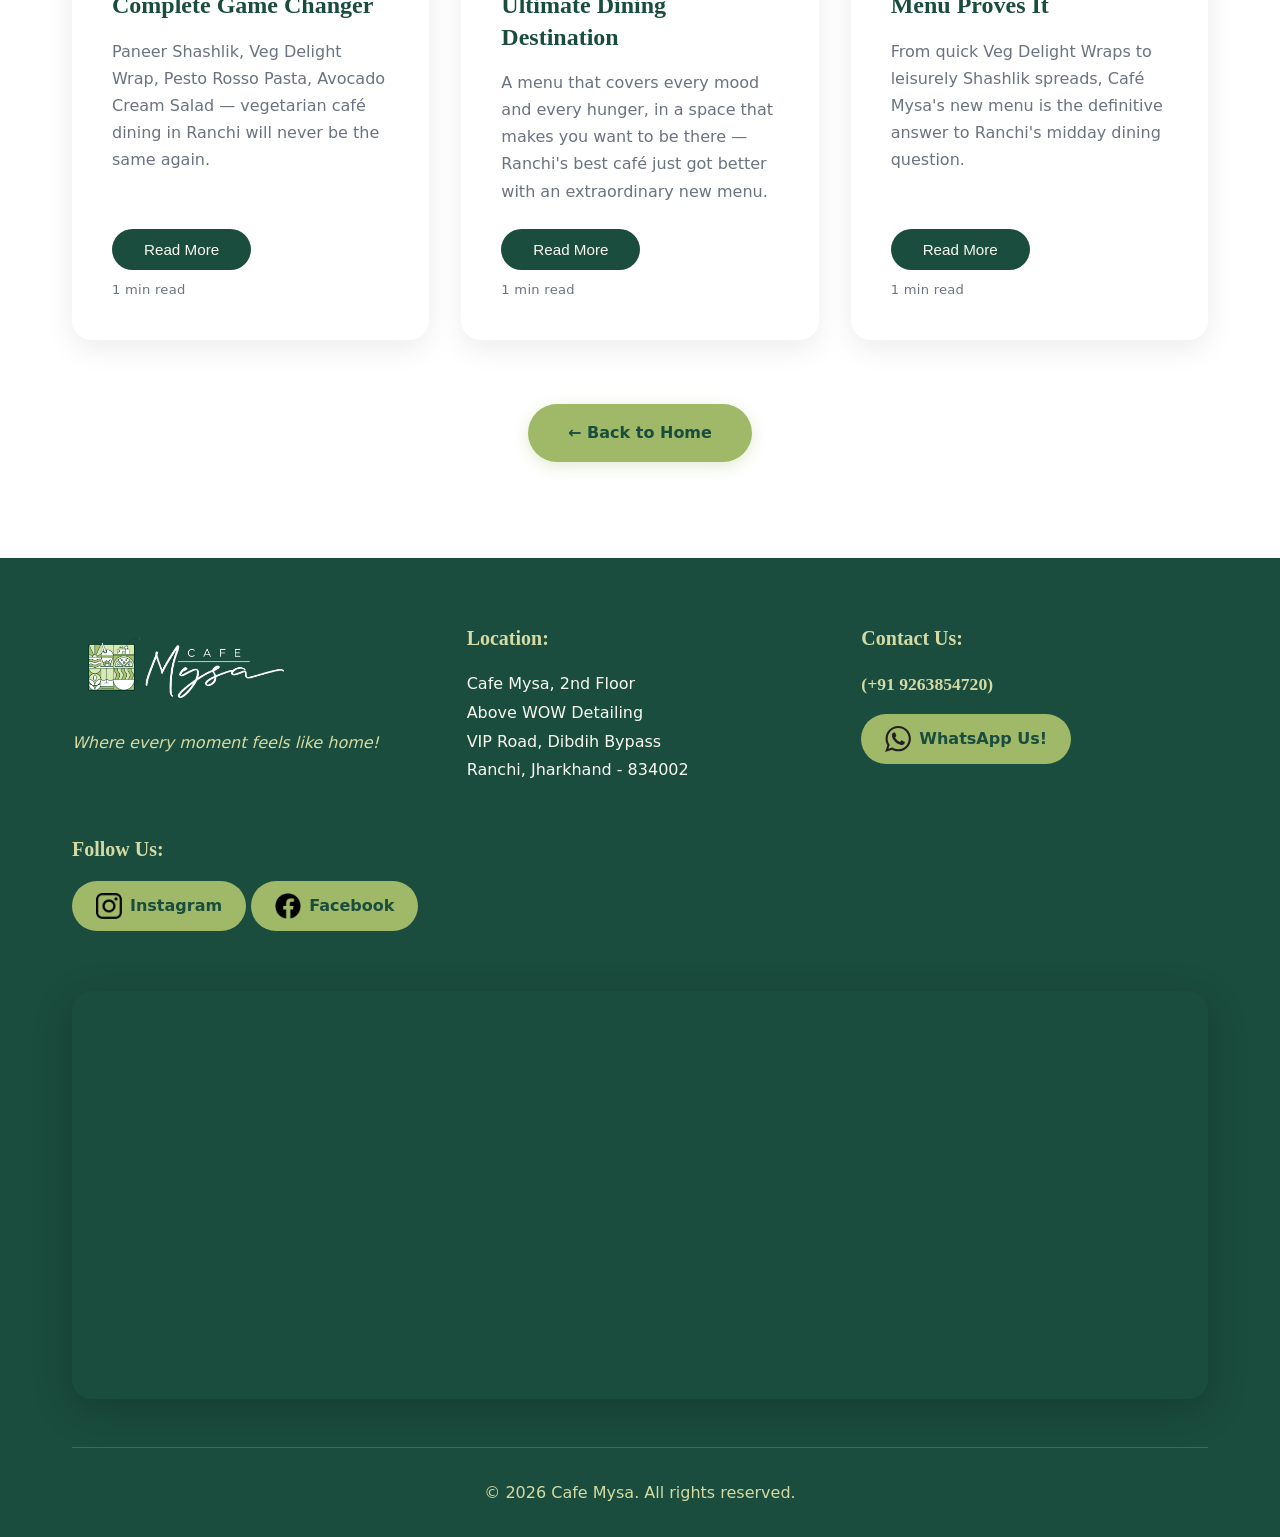
<file: blog.html>
<!DOCTYPE html>
<html lang="en">
<head>
    <meta charset="UTF-8">
    <meta name="viewport" content="width=device-width, initial-scale=1.0">
    <title>Blog - Cafe Mysa</title>
    <meta name="description" content="Stories, updates, and moments from Cafe Mysa. Read about our community, coffee culture, and cafe life.">
    <link rel="stylesheet" href="./css/style.css">
</head>
<body>
    
    <!-- ===============================
         HEADER WITH LOGO
         =============================== -->
    <header class="blog-header">
        <div class="blog-header-container">
            <a href="./index.html">
                <img src="./assets/Cafe Mysa_Final-01.svg" alt="Cafe Mysa Logo" class="blog-header-logo">
            </a>
        </div>
    </header>

    <!-- ===============================
         BLOG HERO SECTION
         =============================== -->
    <section class="blog-hero" id="blog-home">
        <div class="container">
            <h1 class="blog-hero-title fade-in">Welcome to the Blog!</h1>
            <p class="blog-hero-subtitle fade-in-delay">What's the story cooking with Cafe Mysa!</p>
            <div class="blog-hero-underline fade-in-delay-2"></div>
        </div>
    </section>

    <!-- ===============================
         ALL BLOG POSTS
         =============================== -->
    <section class="blog-page-section" id="blog-posts">
        <div class="container">
            <div class="blog-grid">
                <!-- Blog Post 1 -->
                <div class="blog-card reveal" data-blog="blog1">
                    <h3>The Window Seat at 8:10 AM</h3>
                    <p class="blog-preview">A school teacher, a steel tiffin, and a quiet cup before the day begins. Some tables become part of your routine for reasons bigger than food...</p>
                    <button class="blog-read-more">Read More</button>
                </div>
                
                <!-- Blog Post 2 -->
                <div class="blog-card reveal" data-blog="blog2">
                    <h3>How the Strawberry Matcha Became a Ritual</h3>
                    <p class="blog-preview">What started as a curious order became a Friday tradition for friends, cousins, and coworkers who now call it their reset drink...</p>
                    <button class="blog-read-more">Read More</button>
                </div>
                
                <!-- Blog Post 3 -->
                <div class="blog-card reveal" data-blog="blog3">
                    <h3>After 11 PM: The Quiet Crowd</h3>
                    <p class="blog-preview">Late evenings bring a different kind of guest: nurses after shift, coders after deadlines, and friends who just want unhurried conversation...</p>
                    <button class="blog-read-more">Read More</button>
                </div>

                <!-- Blog Post 4 -->
                <div class="blog-card reveal" data-blog="blog4">
                    <h3>A Birthday for Twelve, Planned in Forty Minutes</h3>
                    <p class="blog-preview">A surprise plan, one borrowed candle box, and a table rearranged by hand. Sometimes the best celebrations are the least rehearsed...</p>
                    <button class="blog-read-more">Read More</button>
                </div>

                <!-- Blog Post 5 -->
                <div class="blog-card reveal" data-blog="blog5">
                    <h3>Notes from the Kitchen Pass</h3>
                    <p class="blog-preview">Why comfort food is never an accident: from balancing spice to plating for sharing, here is how your favorites are built...</p>
                    <button class="blog-read-more">Read More</button>
                </div>

                <!-- Blog Post 6 -->
                <div class="blog-card reveal" data-blog="blog6">
                    <h3>The People Behind the Counter</h3>
                    <p class="blog-preview">Meet the team that remembers your usual order, notices your mood, and makes service feel less like a transaction...</p>
                    <button class="blog-read-more">Read More</button>
                </div>

                <!-- Blog Post 7 -->
                <div class="blog-card reveal" data-blog="blog7">
                    <h3>Rainy Day at Mysa</h3>
                    <p class="blog-preview">Power flickers, shoes by the door, and soup orders back to back. A monsoon afternoon turned into one long shared pause...</p>
                    <button class="blog-read-more">Read More</button>
                </div>

                <!-- Blog Post 8 -->
                <div class="blog-card reveal" data-blog="blog8">
                    <h3>The Long Table Diaries</h3>
                    <p class="blog-preview">Students, freelancers, and founders often share one corner here. Different goals, same need: a place that lets you focus...</p>
                    <button class="blog-read-more">Read More</button>
                </div>

                <!-- Blog Post 9 -->
                <div class="blog-card reveal" data-blog="blog9">
                    <h3>Sundays with Families</h3>
                    <p class="blog-preview">Grandparents, kids, and cousins at one table teach us the same lesson every week: good meals are about time together...</p>
                    <button class="blog-read-more">Read More</button>
                </div>

                <!-- Blog Post 10 -->
                <div class="blog-card reveal" data-blog="blog10">
                    <h3>What Home Means Here</h3>
                    <p class="blog-preview">A reflection on warmth, consistency, and why small gestures stay with people longer than perfect decor ever can...</p>
                    <button class="blog-read-more">Read More</button>
                </div>

                <!-- Blog Post 11 -->
                <div class="blog-card reveal" data-blog="blog11">
                    <h3>Why Café Mysa's Mango Menu is Ranchi's Ultimate Summer Obsession</h3>
                    <p class="blog-preview">From Mango Basil Mojito to Mango Tres Leches — discover the ten extraordinary creations that make Café Mysa's Summer Mango Menu the talk of Ranchi this season.</p>
                    <button class="blog-read-more">Read More</button>
                </div>

                <!-- Blog Post 12 -->
                <div class="blog-card reveal" data-blog="blog12">
                    <h3>Dessert Heaven: The Most Indulgent Mango Desserts to Try at Café Mysa</h3>
                    <p class="blog-preview">Mango Tres Leches and Mango French Toast — two desserts that redefine what summer sweetness means in Ranchi. Pure indulgence, real mango, unforgettable flavours.</p>
                    <button class="blog-read-more">Read More</button>
                </div>

                <!-- Blog Post 13 -->
                <div class="blog-card reveal" data-blog="blog13">
                    <h3>5 Refreshing Mango Drinks You Need This Summer at Café Mysa</h3>
                    <p class="blog-preview">From the sophisticated Mango Basil Mojito to the cult-favourite Mango Boba — here's your complete guide to every mango drink on the Café Mysa Summer Menu.</p>
                    <button class="blog-read-more">Read More</button>
                </div>

                <!-- Blog Post 14 -->
                <div class="blog-card reveal" data-blog="blog14">
                    <h3>Summer Dates in Ranchi? Café Mysa's Mango Menu Sets the Mood Perfectly</h3>
                    <p class="blog-preview">Soft light, mango cocktails, and a dessert meant for two spoons. Café Mysa is Ranchi's most romantic summer destination for date nights.</p>
                    <button class="blog-read-more">Read More</button>
                </div>

                <!-- Blog Post 15 -->
                <div class="blog-card reveal" data-blog="blog15">
                    <h3>Healthy Meets Delicious: Café Mysa's Mango Specials for Guilt-Free Summer Eating</h3>
                    <p class="blog-preview">Mango Granola Bowl, Mango Avocado Toast, and Mango Avocado Salad with Hummus — healthy summer eating that never compromises on taste or beauty.</p>
                    <button class="blog-read-more">Read More</button>
                </div>

                <!-- Blog Post 16 -->
                <div class="blog-card reveal" data-blog="blog16">
                    <h3>Why Mango Season Feels Incomplete Without Café Mysa</h3>
                    <p class="blog-preview">Mango in India isn't just a fruit — it's a feeling. Café Mysa captures that nostalgia in a space designed for summer memories that last a lifetime.</p>
                    <button class="blog-read-more">Read More</button>
                </div>

                <!-- Blog Post 17 -->
                <div class="blog-card reveal" data-blog="blog17">
                    <h3>The Ultimate Instagrammable Summer Menu in Ranchi</h3>
                    <p class="blog-preview">Every item on Café Mysa's mango menu was designed to be as beautiful as it is delicious. Here's your visual tour of Ranchi's most photogenic café offerings.</p>
                    <button class="blog-read-more">Read More</button>
                </div>

                <!-- Blog Post 18 -->
                <div class="blog-card reveal" data-blog="blog18">
                    <h3>Mango Lovers, This Menu Was Made for You</h3>
                    <p class="blog-preview">Ten mango-forward creations built for the true mango enthusiast. From pure smoothies to adventurous pairings, this menu honours the fruit in every way.</p>
                    <button class="blog-read-more">Read More</button>
                </div>

                <!-- Blog Post 19 -->
                <div class="blog-card reveal" data-blog="blog19">
                    <h3>Beat the Ranchi Heat with Café Mysa's Tropical Mango Creations</h3>
                    <p class="blog-preview">When the Ranchi temperature climbs past 38°C, Café Mysa's mango menu becomes your tropical refuge. Cool drinks, fresh bowls, and indulgent desserts await.</p>
                    <button class="blog-read-more">Read More</button>
                </div>

                <!-- Blog Post 20 -->
                <div class="blog-card reveal" data-blog="blog20">
                    <h3>From Smoothies to Tres Leches: Exploring Café Mysa's Complete Mango Experience</h3>
                    <p class="blog-preview">Your definitive guide to the Summer Mango Menu — including the best pairings, the perfect café morning, and the ultimate mango season visit.</p>
                    <button class="blog-read-more">Read More</button>
                </div>

                <!-- Blog Post 21 -->
                <div class="blog-card reveal" data-blog="blog21">
                    <h3>Café Mysa Just Rewrote Ranchi's Food Scene — And the New Menu Proves It</h3>
                    <p class="blog-preview">From Bhutanese-inspired Ema Datshi to fire-kissed Thecha Chicken, from slow-baked Mexican tacos to avocado-forward grilled bowls — this is a menu that changes everything.</p>
                    <button class="blog-read-more">Read More</button>
                </div>

                <!-- Blog Post 22 -->
                <div class="blog-card reveal" data-blog="blog22">
                    <h3>The Best Pasta in Ranchi Has Found Its Home at Café Mysa</h3>
                    <p class="blog-preview">Pesto Rosso Pasta and Spaghetti in Chilli Garlic Oil — two extraordinary pastas that stake Café Mysa's claim as Ranchi's definitive Italian destination.</p>
                    <button class="blog-read-more">Read More</button>
                </div>

                <!-- Blog Post 23 -->
                <div class="blog-card reveal" data-blog="blog23">
                    <h3>Ranchi's First Baked Taco Experience Is at Café Mysa — and It's Extraordinary</h3>
                    <p class="blog-preview">Slow heat, not fast fry. A shell that crisps from the inside out. Ranchi's first premium baked taco experience is here — and it's unlike anything else in the city.</p>
                    <button class="blog-read-more">Read More</button>
                </div>

                <!-- Blog Post 24 -->
                <div class="blog-card reveal" data-blog="blog24">
                    <h3>Grilled to Perfection: Café Mysa's Shashlik Is the Best Thing to Happen to Ranchi's Food Scene</h3>
                    <p class="blog-preview">Paneer Shashlik and Chicken Shashlik bring the ancient art of the skewer to Ranchi with quality ingredients, considered marinades, and execution that sets a new standard.</p>
                    <button class="blog-read-more">Read More</button>
                </div>

                <!-- Blog Post 25 -->
                <div class="blog-card reveal" data-blog="blog25">
                    <h3>The Avocado Revolution Is Here: Café Mysa's New Salads & Grilled Bowls in Ranchi</h3>
                    <p class="blog-preview">Avocado Cream Salad, Avocado Grilled Paneer Bowl, and Avocado Grilled Chicken Bowl — the most thoughtful avocado menu available at any café in Ranchi.</p>
                    <button class="blog-read-more">Read More</button>
                </div>

                <!-- Blog Post 26 -->
                <div class="blog-card reveal" data-blog="blog26">
                    <h3>Crispy Chicken Mac & Cheese Bowl: The Comfort Food Ranchi Has Been Waiting For</h3>
                    <p class="blog-preview">Creamy mac and cheese meets crispy chicken in a bowl that is greater than the sum of its parts — Ranchi's most indulgent comfort food has arrived.</p>
                    <button class="blog-read-more">Read More</button>
                </div>

                <!-- Blog Post 27 -->
                <div class="blog-card reveal" data-blog="blog27">
                    <h3>Thecha Chicken & Ema Datshi Egg: The Boldest, Most Exciting Dishes on Any Café Menu in Ranchi</h3>
                    <p class="blog-preview">Maharashtra's fire meets Bhutan's soul — two dishes from two culinary traditions that make Café Mysa's new menu genuinely exciting rather than merely impressive.</p>
                    <button class="blog-read-more">Read More</button>
                </div>

                <!-- Blog Post 28 -->
                <div class="blog-card reveal" data-blog="blog28">
                    <h3>The Best Vegetarian Café Food in Ranchi: Why Café Mysa's New Veg Menu Is a Complete Game Changer</h3>
                    <p class="blog-preview">Paneer Shashlik, Veg Delight Wrap, Pesto Rosso Pasta, Avocado Cream Salad — vegetarian café dining in Ranchi will never be the same again.</p>
                    <button class="blog-read-more">Read More</button>
                </div>

                <!-- Blog Post 29 -->
                <div class="blog-card reveal" data-blog="blog29">
                    <h3>Best Café in Ranchi for Food Lovers: Why Café Mysa Is the City's Ultimate Dining Destination</h3>
                    <p class="blog-preview">A menu that covers every mood and every hunger, in a space that makes you want to be there — Ranchi's best café just got better with an extraordinary new menu.</p>
                    <button class="blog-read-more">Read More</button>
                </div>

                <!-- Blog Post 30 -->
                <div class="blog-card reveal" data-blog="blog30">
                    <h3>Ranchi's Best Lunch Spot? It's Always Been Café Mysa — And the New Menu Proves It</h3>
                    <p class="blog-preview">From quick Veg Delight Wraps to leisurely Shashlik spreads, Café Mysa's new menu is the definitive answer to Ranchi's midday dining question.</p>
                    <button class="blog-read-more">Read More</button>
                </div>
            </div>

            <!-- Back to Home Button -->
            <div class="blog-back-home">
                <a href="./index.html#home" class="blog-back-button">← Back to Home</a>
            </div>
        </div>
    </section>

    <!-- Blog Popup Modal (same as homepage) -->
    <div class="blog-modal" id="blogModal">
        <div class="blog-modal-content">
            <button class="blog-modal-close" id="closeModal">&times;</button>
            <h2 class="blog-modal-title" id="blogTitle"></h2>
            <div class="blog-modal-body" id="blogBody"></div>
        </div>
    </div>

 <!-- ===============================
         FOOTER / CONTACT SECTION
         =============================== -->
    <footer class="footer" id="contact">
        <div class="container">
            <div class="footer-content">
    <div class="footer-section">
        <img src="./assets/Logo_Secondary.png" alt="Cafe Mysa Logo" class="footer-logo">
        <p class="footer-tagline">Where every moment feels like home!</p>
    </div>
    
    <div class="footer-section">
        <h4>Location:</h4>
        <p class="footer-address">
            Cafe Mysa, 2nd Floor<br>
            Above WOW Detailing<br>
            VIP Road, Dibdih Bypass<br>
            Ranchi, Jharkhand - 834002
        </p>
    </div>
    
    <div class="footer-section">
        <h4>Contact Us:</h4>
        <h6>(+91 9263854720)</h6>
        <a href="https://wa.me/9263854720" class="whatsapp-button" target="_blank" rel="noopener">
            <div class="whatsapp-icon">
                <img src="./icons/whatsapplogo.svg" alt="WhatsApp Icon">
            </div>
            WhatsApp Us!
        </a>
    </div>
    
    <div class="footer-section">
        <h4>Follow Us:</h4>
        <a href="https://instagram.com/cafemysa" target="_blank" rel="noopener" class="instagram-button">
            <div class="instagram-icon">
                <img src="./assets/instagram-logo.svg" alt="Instagram Icon">
            </div>
            Instagram
        </a>
        <a href="https://facebook.com/cafemysa" target="_blank" rel="noopener" class="facebook-button">
            <div class="facebook-icon">
                <img src="./assets/facebook-logo.svg" alt="Facebook Icon">
            </div>
            Facebook
        </a>
    </div>
</div>

            <!-- Google Maps Embed -->
            <div class="map-container reveal">
                <iframe 
                    src="https://www.google.com/maps/embed?pb=!1m18!1m12!1m3!1d3662.8753!2d85.3089!3d23.3441!2m3!1f0!2f0!3f0!3m2!1i1024!2i768!4f13.1!3m3!1m2!1s0x0%3A0x0!2zMjPCsDIwJzM4LjgiTiA4NcKwMTgnMzIuMCJF!5e0!3m2!1sen!2sin!4v1234567890"
                    width="100%" 
                    height="400" 
                    style="border:0;" 
                    allowfullscreen="" 
                    loading="lazy" 
                    referrerpolicy="no-referrer-when-downgrade">
                </iframe>
            </div>
            
            <div class="footer-bottom">
    <p>&copy; 2026 Cafe Mysa. All rights reserved.</p>
</div>
        </div>

    <script src="./js/script.js"></script>
</body>
</html>
</file>
<file: css/style.css>
/* ===============================
   CSS CUSTOM PROPERTIES (Variables)
   =============================== */
:root {
    /* Color Palette - Based on Cafe Mysa Brand */
    --color-dark-green: #1a4d3e;
    --color-medium-green: #9fb968;
    --color-light-green: #d3daa3;
    --color-cream: #f8f9f0;
    --color-black: #0a0a0a;
    --color-white: #ffffff;
    --color-gray: #6b7280;
    
    /* Typography */
    --font-primary: 'Georgia', 'Times New Roman', serif;
    --font-secondary: -apple-system, BlinkMacSystemFont, 'Segoe UI', system-ui, sans-serif;
    
    /* Spacing */
    --spacing-xs: 0.5rem;
    --spacing-sm: 1rem;
    --spacing-md: 2rem;
    --spacing-lg: 4rem;
    --spacing-xl: 6rem;
    
    /* Transitions */
    --transition-smooth: all 0.4s cubic-bezier(0.4, 0, 0.2, 1);
    --transition-fast: all 0.2s ease;
}

/* ===============================
   RESET & BASE STYLES
   =============================== */
* {
    margin: 0;
    padding: 0;
    box-sizing: border-box;
}

html {
    scroll-behavior: smooth;
    overflow-x: hidden;
}

body {
    font-family: var(--font-secondary);
    background-color: var(--color-cream);
    color: var(--color-black);
    line-height: 1.6;
    overflow-x: hidden;
}

img {
    max-width: 100%;
    height: auto;
    display: block;
}

a {
    text-decoration: none;
    color: inherit;
}

/* ===============================
   LOADING SCREEN
   =============================== */
.loader {
    position: fixed;
    top: 0;
    left: 0;
    width: 100%;
    height: 100vh;
    background: var(--color-light-green);
    display: flex;
    justify-content: center;
    align-items: center;
    z-index: 10000;
    opacity: 1;
    transition: opacity 0.8s ease, visibility 0.8s ease;
}

.loader.fade-out {
    opacity: 0;
    visibility: hidden;
}

.loader-content {
    display: flex;
    flex-direction: column;
    align-items: center;
    text-align: center;
}

.loader-logo {
  width: 150px;
  margin-bottom: 5px;
  animation: fadeInOut 1.5s ease-in-out;
}

.loader-text {
    font-family: var(--font-primary);
    font-size: clamp(2.2rem, 4vw, 3.2rem);
    padding-bottom: none;
    color: var(--color-dark-green);
    font-weight: 300;
    letter-spacing: 0.1em;
    animation: fadeInOut 1.5s ease-in-out;
}

@keyframes fadeInOut {
    0%, 100% { opacity: 0; transform: translateY(20px); }
    50% { opacity: 1; transform: translateY(0); }
}

/* ===============================
   NAVIGATION
   =============================== */
.navbar {
    position: fixed;
    top: 0;
    left: 0;
    width: 100%;
    background: rgba(248, 249, 240, 0.95);
    backdrop-filter: blur(10px);
    z-index: 1000;
    box-shadow: 0 2px 20px rgba(0, 0, 0, 0.05);
    transition: var(--transition-smooth);
}

.nav-container {
    max-width: 1400px;
    margin: 0 auto;
    padding: 1rem 2rem;
    display: flex;
    justify-content: space-between;
    align-items: center;
}

.nav-logo img {
    height: 50px;
    width: auto;
}

.nav-menu {
    display: flex;
    list-style: none;
    gap: 2rem;
}

.nav-link {
    font-size: 0.95rem;
    font-weight: 500;
    color: var(--color-dark-green);
    transition: var(--transition-fast);
    position: relative;
}

.nav-link::after {
    content: '';
    position: absolute;
    bottom: -5px;
    left: 0;
    width: 0;
    height: 2px;
    background: var(--color-medium-green);
    transition: width 0.3s ease;
}

.nav-link:hover::after {
    width: 100%;
}

.nav-toggle {
    display: none;
    flex-direction: column;
    gap: 5px;
    background: none;
    border: none;
    cursor: pointer;
    padding: 5px;
}

.nav-toggle span {
    width: 25px;
    height: 2px;
    background: var(--color-dark-green);
    transition: var(--transition-fast);
}

/* ===============================
   HERO SECTION
   =============================== */
.hero {
    min-height: 100vh;
    display: flex;
    flex-direction: column;
    justify-content: center;
    align-items: center;
    padding: 6rem 2rem 4rem;
    background: linear-gradient(to bottom, var(--color-cream), var(--color-white));
}

.hero-content {
    text-align: center;
    max-width: 900px;
    margin-bottom: 4rem;
}

.hero-title {
    font-family: var(--font-primary);
    font-size: clamp(2.5rem, 6vw, 4.5rem);
    font-weight: 400;
    color: var(--color-dark-green);
    line-height: 1.2;
    margin-bottom: 1.5rem;
}

.hero-subtitle {
    font-size: clamp(1rem, 2vw, 1.25rem);
    color: var(--color-gray);
    margin-bottom: 2.5rem;
    max-width: 600px;
    margin-left: auto;
    margin-right: auto;
}

.cta-button {
    display: inline-block;
    padding: 1rem 2.5rem;
    background: var(--color-dark-green);
    color: var(--color-cream);
    border-radius: 50px;
    font-size: 1rem;
    font-weight: 500;
    transition: var(--transition-smooth);
    box-shadow: 0 4px 15px rgba(26, 77, 62, 0.2);
}

.cta-button:hover {
    background: var(--color-medium-green);
    transform: translateY(-2px);
    box-shadow: 0 6px 20px rgba(26, 77, 62, 0.3);
}

/* Fade-in animations */
.fade-in {
    animation: fadeInUp 0.8s ease forwards;
    opacity: 0;
}

.fade-in-delay {
    animation: fadeInUp 0.8s ease 0.2s forwards;
    opacity: 0;
}

.fade-in-delay-2 {
    animation: fadeInUp 0.8s ease 0.4s forwards;
    opacity: 0;
}

@keyframes fadeInUp {
    to {
        opacity: 1;
        transform: translateY(0);
    }
    from {
        opacity: 0;
        transform: translateY(30px);
    }
}

/* ===============================
   HORIZONTAL IMAGE STRIP
   =============================== */
.image-strip-container {
    width: 100%;
    overflow: hidden;
    padding: 2rem 0;
    background: var(--color-white);
}

.image-strip:hover {
    animation-play-state: paused;
}

@keyframes scrollStrip {
    0% { transform: translateX(0); }
    100% { transform: translateX(-50%); }
}

.image-strip {
    display: flex;
    gap: 2rem;
    padding: 0 2rem;
    width: max-content;
    animation: seamless-scroll 60s linear infinite;
}

@keyframes seamless-scroll {
    0% {
        transform: translateX(0);
    }
    100% {
        transform: translateX(calc(var(--strip-width, -100%) * -1));
    }
}

.strip-item {
    flex: 0 0 auto;
    text-align: center;
}

.strip-image {
    width: 280px;
    height: 280px;
    border-radius: 0;
    overflow: hidden;
    box-shadow: 0 8px 30px rgba(0, 0, 0, 0.1);
    transition: var(--transition-smooth);
}

/* Base image styling for all strip images */
.strip-image img {
    width: 100%;
    height: 100%;
    object-fit: cover;
    object-position: center;
    display: block;
    transition: var(--transition-smooth);
}

/* Container styling for specific images */
.spaghetti-image,
.doria-image,
.biscoff-image,
.strawberryfrappe-image,
.matchlatte-image,
.omurice-image {
    width: 280px;
    height: 280px;
    border-radius: 0;
    overflow: hidden;
    box-shadow: 0 8px 30px rgba(0, 0, 0, 0.1);
    transition: var(--transition-smooth);
}

/* Specific object-fit overrides for landscape/portrait images */
.spaghetti-image img {
    object-fit: contain;
    background-color: var(--color-cream);
}

.doria-image img {
    object-fit: contain;
    background-color: var(--color-cream);
}

.biscoff-image img {
    object-fit: contain;
    background-color: var(--color-cream);
}

.strawberryfrappe-image img {
    object-fit: contain;
    background-color: var(--color-cream);
}

.matchlatte-image img {
    object-fit: contain;
    background-color: var(--color-cream);
}

.omurice-image img {
    object-fit: contain;
    background-color: var(--color-cream);
}

/* Hover effects for all strip images */
.strip-item:hover .strip-image,
.strip-item:hover .spaghetti-image,
.strip-item:hover .doria-image,
.strip-item:hover .biscoff-image,
.strip-item:hover .strawberryfrappe-image,
.strip-item:hover .matchlatte-image,
.strip-item:hover .omurice-image {
    transform: scale(1.05);
    box-shadow: 0 12px 40px rgba(0, 0, 0, 0.15);
}

.strip-item:hover .strip-image {
    transform: scale(1.05);
    box-shadow: 0 12px 40px rgba(0, 0, 0, 0.15);
}

.placeholder-image {
    width: 100%;
    height: 100%;
    background-size: cover;
    background-position: center;
}

/* Placeholder image backgrounds with gradient overlays */
.pasta { background: linear-gradient(135deg, #ff9a56, #ff6b6b); }
.pizza { background: linear-gradient(135deg, #f39c12, #e74c3c); }
.breakfast { background: linear-gradient(135deg, #fdcb6e, #fab1a0); }
.chicken { background: linear-gradient(135deg, #6c5ce7, #a29bfe); }
.curry { background: linear-gradient(135deg, #00b894, #55efc4); }
.cappuccino { background: linear-gradient(135deg, #795548, #8d6e63); }
.frappe { background: linear-gradient(135deg, #74b9ff, #a29bfe); }
.cold-brew { background: linear-gradient(135deg, #2d3436, #636e72); }
.tea { background: linear-gradient(135deg, #00b894, #81c784); }

.strip-label {
    margin-top: 1rem;
    font-size: 0.95rem;
    font-weight: 500;
    color: var(--color-dark-green);
}

/* ===============================
   CONTAINER & SECTIONS
   =============================== */
.container {
    max-width: 1200px;
    margin: 0 auto;
    padding: 0 2rem;
}

section {
    padding: var(--spacing-xl) 0;
}

.section-header {
    text-align: center;
    margin-bottom: var(--spacing-lg);
}

.section-title {
    font-family: var(--font-primary);
    font-size: clamp(2rem, 5vw, 3rem);
    font-weight: 400;
    color: var(--color-dark-green);
    margin-bottom: 1rem;
}

.title-underline {
    width: 80px;
    height: 3px;
    background: var(--color-medium-green);
    margin: 0 auto;
}

.section-subtitle {
    font-size: 1.1rem;
    color: var(--color-gray);
    margin-top: 1rem;
}

/* Reveal animation on scroll */
.reveal {
    opacity: 0;
    transform: translateY(50px);
    transition: opacity 0.6s ease, transform 0.6s ease;
}

.reveal.active {
    opacity: 1;
    transform: translateY(0);
}

/* ===============================
   ABOUT SECTION
   =============================== */
.about {
    background: var(--color-white);
}

.about-content {
    max-width: 800px;
    margin: 0 auto;
}

.about-text {
    font-size: 1.1rem;
    line-height: 1.8;
    color: var(--color-gray);
    margin-bottom: 1.5rem;
    text-align: center;
}

/* ===============================
   SIGNATURE SECTION
   =============================== */
.signature {
    background: var(--color-cream);
}

.signature-grid {
    display: grid;
    grid-template-columns: repeat(auto-fit, minmax(300px, 1fr));
    gap: 3rem;
    margin-top: 3rem;
}

.signature-column {
    background: var(--color-white);
    padding: 2.5rem;
    border-radius: 20px;
    box-shadow: 0 8px 30px rgba(0, 0, 0, 0.08);
}

.signature-subtitle {
    font-family: var(--font-primary);
    font-size: 1.75rem;
    color: var(--color-dark-green);
    margin-bottom: 2rem;
    text-align: center;
}

.signature-list {
    display: flex;
    flex-direction: column;
    gap: 1.5rem;
}

.signature-item {
    display: flex;
    align-items: center; 
    gap: 1rem;
    padding: 1rem;
    border-radius: 12px;
    transition: var(--transition-fast);
}

.signature-item:hover {
    background: var(--color-cream);
    transform: translateX(5px);
}

.signature-icon {
    font-size: 2rem;
    flex-shrink: 0;
    line-height: 1;  
    display: flex;    
    align-items: center;
    justify-content: center;
}

.signature-details h4 {
    font-size: 1.1rem;
    font-weight: 600;
    color: var(--color-dark-green);
    margin-bottom: 0.25rem;
    line-height: 1.4;  
}

.signature-details {
    flex: 1;  
}

.signature-details p {
    font-size: 0.9rem;
    color: var(--color-gray);
    line-height: 1.5;  
}

.pasta-icon img {
  width: 26px;
  height: 26px;
}

.pizza-icon img {
  width: 26px;
  height: 26px;
}

.breakfast-icon img {
  width: 26px;
  height: 26px;
}

.chicken-icon img {
  width: 26px;
  height: 26px;
}

.curry-icon img {
  width: 26px;
  height: 26px;
}

.cappuccino-icon img {
  width: 26px;
  height: 26px;
}

.frappe-icon img {
  width: 26px;
  height: 26px;
}

.cold-brew-icon img {
  width: 26px;
  height: 26px;
}

.herbaltea-icon img {
  width: 26px;
  height: 26px;
}

/* ===============================
   MENU SECTION
   =============================== */
.menu-section {
    background: var(--color-white);
}

.menu-grid {
    display: grid;
    grid-template-columns: repeat(auto-fit, minmax(280px, 1fr));
    gap: 2rem;
    margin-top: 3rem;
}

.menu-card {
    background: var(--color-cream);
    padding: 3rem 2rem;
    border-radius: 20px;
    text-align: center;
    transition: var(--transition-smooth);
    border: 2px solid transparent;
    display: flex;              
    flex-direction: column;     
    align-items: center;        
    justify-content: center;    
}

.menu-card:hover {
    transform: translateY(-10px);
    box-shadow: 0 15px 40px rgba(0, 0, 0, 0.1);
    border-color: var(--color-medium-green);
}

.menu-card-icon {
    font-size: 3.5rem;
    margin-bottom: 1.5rem;
    line-height: 1;            
    display: flex;             
    align-items: center;       
    justify-content: center;   
}

.menu-card h3 {
    font-family: var(--font-primary);
    font-size: 1.5rem;
    color: var(--color-dark-green);
    margin-bottom: 1rem;
    line-height: 1.3;          
}

.menu-card p {
    color: var(--color-gray);
    margin-bottom: 2rem;
    font-size: 0.95rem;
    line-height: 1.6;         
}

.menu-button {
    display: inline-block;
    padding: 0.75rem 2rem;
    background: var(--color-dark-green);
    color: var(--color-cream);
    border-radius: 50px;
    font-size: 0.95rem;
    font-weight: 500;
    transition: var(--transition-smooth);
}

.menu-button:hover {
    background: var(--color-medium-green);
    transform: scale(1.05);
}

.breakfastmenu-icon img {
  width: 75px;
  height: 75px;
}

.sips-icon {
    width: 75px;
    height: 75px;
    line-height: 0;            
    display: block;           
    margin: 0 auto 1.5rem;     
}

.sips-icon img {
    width: 100%;
    height: 100%;
    object-fit: contain;
    display: block;
}

.fullmenu-icon {
    width: 75px;
    height: 75px;
    line-height: 0;            
    display: block;           
    margin: 0 auto 1.5rem;     
}

.fullmenu-icon img {
    width: 100%;
    height: 100%;
    object-fit: contain;
    display: block;
}

.summerspeciale-icon {
    width: 75px;
    height: 75px;
    line-height: 0;
    display: block;
    margin: 0 auto 1.5rem;
}

.summerspeciale-icon img {
    width: 100%;
    height: 100%;
    object-fit: contain;
    display: block;
}

/* ===============================
   INFO SECTION
   =============================== */
.info-section {
    background: var(--color-cream);
}

.info-grid {
    display: grid;
    grid-template-columns: repeat(auto-fit, minmax(280px, 1fr));
    gap: 2rem;
    margin-top: 3rem;
}

.info-card {
    background: var(--color-white);
    padding: 3rem 2rem;
    border-radius: 20px;
    text-align: center;
    box-shadow: 0 8px 30px rgba(0, 0, 0, 0.08);
    transition: var(--transition-smooth);
}

.info-card:hover {
    transform: translateY(-5px);
    box-shadow: 0 12px 40px rgba(0, 0, 0, 0.12);
}

.info-card {
    background: var(--color-white);
    padding: 3rem 2rem;
    border-radius: 20px;
    text-align: center;
    box-shadow: 0 8px 30px rgba(0, 0, 0, 0.08);
    transition: var(--transition-smooth);
    display: flex;              
    flex-direction: column;     
    align-items: center;        
    justify-content: center;    
}

.info-icon {
    font-size: 3rem;
    margin-bottom: 1.5rem;
    line-height: 1;            
    display: flex;             
    align-items: center;       
    justify-content: center;   
}

.info-card h3 {
    font-family: var(--font-primary);
    font-size: 1.5rem;
    color: var(--color-dark-green);
    margin-bottom: 1rem;
    line-height: 1.3;         
}

.info-details {
    margin-top: 1rem;
}

.info-highlight {
    font-size: 1.75rem;
    font-weight: 600;
    color: var(--color-medium-green);
    margin-bottom: 0.5rem;
    line-height: 1.2;          
}

.info-subtext {
    color: var(--color-gray);
    font-size: 0.95rem;
    line-height: 1.5;          
}

.clock-icon img {
  width: 50px;
  height: 50px;
}

.people-icon img {
  width: 50px;
  height: 50px;
}

/* ===============================
   DELIVERY SECTION
   =============================== */
.delivery-section {
    background: var(--color-white);
}

.delivery-grid {
    display: grid;
    grid-template-columns: repeat(auto-fit, minmax(200px, 1fr));
    gap: 2rem;
    margin-top: 3rem;
}

.delivery-card {
    background: var(--color-cream);
    padding: 2.5rem 2rem;
    border-radius: 20px;
    text-align: center;
    transition: var(--transition-smooth);
    border: 2px solid transparent;
    cursor: pointer;
    display: flex;              
    flex-direction: column;     
    align-items: center;        
    justify-content: center;  
    min-height: 250px;  
}

.delivery-icon {
    margin-bottom: 1.5rem;      
    line-height: 0;             
    display: flex;
    align-items: center;
    justify-content: center;
    height: 80px;               
}

.delivery-icon img {
    max-width: 150px;           
    max-height: 80px;           
    width: auto;
    height: auto;
    object-fit: contain;        
    display: block;
}

.delivery-card h3 {
    font-size: 1.25rem;
    font-weight: 600;
    color: var(--color-dark-green);
    line-height: 1.3;
    margin-top: 0;              
}

.delivery-card:hover {
    transform: scale(1.05);
    border-color: var(--color-medium-green);
    box-shadow: 0 10px 30px rgba(0, 0, 0, 0.1);
}


.zomato-icon img {
  width: 150px;
  height: 110px;
}

.easydiner-icon img {
  width: 150px;
  height: 150px;
}

.district-icon img {
  width: 120px;
  height: 120px;
}

/* ===============================
   BLOG SECTION
   =============================== */
.blog-section {
    background: var(--color-cream);
}

.blog-grid {
    display: grid;
    grid-template-columns: repeat(auto-fit, minmax(300px, 1fr));
    gap: 2rem;
    margin-top: 3rem;
}

.blog-card {
    background: var(--color-white);
    padding: 2.5rem;
    border-radius: 20px;
    box-shadow: 0 8px 30px rgba(0, 0, 0, 0.08);
    transition: var(--transition-smooth);
    cursor: pointer;
    display: flex;
    flex-direction: column;
}

.blog-card:hover {
    transform: translateY(-10px);
    box-shadow: 0 15px 40px rgba(0, 0, 0, 0.12);
}

.blog-card h3 {
    font-family: var(--font-primary);
    font-size: 1.5rem;
    color: var(--color-dark-green);
    margin-bottom: 1rem;
    line-height: 1.3;
}

.blog-preview {
    color: var(--color-gray);
    font-size: 1rem;
    line-height: 1.7;
    margin-bottom: 1.5rem;
    flex-grow: 1;
}

.blog-read-more {
    display: inline-block;
    padding: 0.75rem 2rem;
    background: var(--color-dark-green);
    color: var(--color-cream);
    border: none;
    border-radius: 50px;
    font-size: 0.95rem;
    font-weight: 500;
    cursor: pointer;
    transition: var(--transition-smooth);
    align-self: flex-start;
}

.blog-read-more:hover {
    background: var(--color-medium-green);
    transform: scale(1.05);
}

/* View All Posts Button */
.blog-view-all {
    text-align: center;
    margin-top: 3rem;
}

.blog-view-all-button {
    display: inline-block;
    padding: 1rem 3rem;
    background: var(--color-dark-green);
    color: var(--color-cream);
    border-radius: 50px;
    font-size: 1.1rem;
    font-weight: 600;
    transition: var(--transition-smooth);
    box-shadow: 0 4px 15px rgba(26, 77, 62, 0.2);
}

.blog-view-all-button:hover {
    background: var(--color-medium-green);
    transform: translateY(-2px);
    box-shadow: 0 6px 20px rgba(26, 77, 62, 0.3);
}


/* Blog Modal/Popup */
.blog-modal {
    display: none;
    position: fixed;
    z-index: 10001;
    left: 0;
    top: 0;
    width: 100%;
    height: 100%;
    background-color: rgba(0, 0, 0, 0.7);
    animation: fadeIn 0.3s ease;
}

.blog-modal.active {
    display: flex;
    justify-content: center;
    align-items: center;
}

.blog-modal-content {
    background: var(--color-white);
    padding: 3rem;
    border-radius: 20px;
    max-width: 700px;
    max-height: 80vh;
    overflow-y: auto;
    position: relative;
    animation: slideUp 0.3s ease;
    margin: 2rem;
}

.blog-modal-close {
    position: absolute;
    top: 1.5rem;
    right: 1.5rem;
    font-size: 2rem;
    background: none;
    border: none;
    color: var(--color-dark-green);
    cursor: pointer;
    transition: var(--transition-fast);
    line-height: 1;
    width: 40px;
    height: 40px;
    display: flex;
    align-items: center;
    justify-content: center;
    border-radius: 50%;
}

.blog-modal-close:hover {
    background: var(--color-cream);
    transform: rotate(90deg);
}

.blog-modal-title {
    font-family: var(--font-primary);
    font-size: 2rem;
    color: var(--color-dark-green);
    margin-bottom: 1.5rem;
    padding-right: 2rem;
    line-height: 1.3;
}

.blog-modal-body {
    color: var(--color-gray);
    font-size: 1.05rem;
    line-height: 1.8;
}

.blog-modal-body p {
    margin-bottom: 1.2rem;
}

.blog-modal-body h3 {
    font-family: var(--font-primary);
    font-size: 1.35rem;
    color: var(--color-dark-green);
    margin-top: 1.8rem;
    margin-bottom: 0.8rem;
    font-weight: 600;
}

@keyframes fadeIn {
    from { opacity: 0; }
    to { opacity: 1; }
}

@keyframes slideUp {
    from { 
        opacity: 0;
        transform: translateY(50px);
    }
    to { 
        opacity: 1;
        transform: translateY(0);
    }
}


/* Mobile Responsive */
@media (max-width: 768px) {
    .blog-grid {
        grid-template-columns: 1fr;
    }
    
    .blog-modal-content {
        padding: 2rem;
        margin: 1rem;
        max-height: 90vh;
    }
    
    .blog-modal-title {
        font-size: 1.5rem;
    }
}


/* ===============================
   FOOTER
   =============================== */
.footer {
    background: var(--color-dark-green);
    color: var(--color-cream);
    padding: var(--spacing-lg) 0 var(--spacing-md);
}

.footer-content {
    display: grid;
    grid-template-columns: repeat(auto-fit, minmax(250px, 1fr));
    gap: 3rem;
    margin-bottom: 3rem;
}

.footer-section h4 {
    font-family: var(--font-primary);
    font-size: 1.25rem;
    margin-bottom: 1rem;
    color: var(--color-light-green);
}

.footer-section h6 {
    font-family: var(--font-primary);
    font-size: 1.1rem;
    margin-bottom: 1rem;
    color: var(--color-light-green);
}

.footer-logo {
    height: 60px;
    width: auto;
    margin-bottom: 1rem;
    filter: brightness(1) invert(0);
    background-color: #1a4d3e;
    padding: 1rem;
    box-sizing: content-box;
}

.footer-tagline {
    color: var(--color-light-green);
    font-style: italic;
}

.footer-address {
    line-height: 1.8;
    color: var(--color-cream);
}

.whatsapp-button {
    display: inline-flex;
    align-items: center;
    gap: 0.5rem;
    padding: 0.75rem 1.5rem;
    background: var(--color-medium-green);
    color: var(--color-dark-green);
    border-radius: 50px;
    font-weight: 600;
    transition: var(--transition-smooth);
}

.whatsapp-button:hover {
    background: var(--color-light-green);
    transform: scale(1.05);
}

.whatsapp-icon img {
  width: 26px;
  height: 26px;
}

.instagram-button {
    display: inline-flex;
    align-items: center;
    gap: 0.5rem;
    padding: 0.75rem 1.5rem;
    background: var(--color-medium-green);
    color: var(--color-dark-green);
    border-radius: 50px;
    font-weight: 600;
    transition: var(--transition-smooth);
    margin-bottom: 0.75rem;
}

.instagram-button:hover {
    background: var(--color-light-green);
    transform: scale(1.05);
}

.instagram-icon img {
    width: 26px;
    height: 26px;
}


.facebook-button {
    display: inline-flex;
    align-items: center;
    gap: 0.5rem;
    padding: 0.75rem 1.5rem;
    background: var(--color-medium-green);
    color: var(--color-dark-green);
    border-radius: 50px;
    font-weight: 600;
    transition: var(--transition-smooth);
}

.facebook-button:hover {
    background: var(--color-light-green);
    transform: scale(1.05);
}

.facebook-icon img {
    width: 26px;
    height: 26px;
}

.map-container {
    margin-top: 3rem;
    border-radius: 20px;
    overflow: hidden;
    box-shadow: 0 10px 40px rgba(0, 0, 0, 0.2);
}

.footer-bottom {
    text-align: center;
    padding-top: 2rem;
    margin-top: 3rem;
    border-top: 1px solid rgba(211, 218, 163, 0.2);
    color: var(--color-light-green);
}

/* Footer Credits Link */
.footer-credits {
    margin-top: 0.5rem;
}

.credit-link {
    color: var(--color-medium-green);
    font-weight: 600;
    transition: var(--transition-smooth);
    text-decoration: none;
    position: relative;
}

.credit-link:hover {
    color: var(--color-light-green);
    text-decoration: none;
}

.credit-link::after {
    content: '';
    position: absolute;
    width: 0;
    height: 2px;
    bottom: -2px;
    left: 0;
    background-color: var(--color-light-green);
    transition: width 0.3s ease;
}

.credit-link:hover::after {
    width: 100%;
}

/* ===============================
   BLOG PAGE SPECIFIC STYLES
   =============================== */

/* Blog Header */
.blog-header {
    background: var(--color-cream);
    padding: 1.5rem 0;
    box-shadow: 0 2px 10px rgba(0, 0, 0, 0.05);
    position: sticky;
    top: 0;
    z-index: 100;
}

.blog-header-container {
    max-width: 1400px;
    margin: 0 auto;
    padding: 0 2rem;
}

.blog-header-logo {
    height: 50px;
    width: auto;
}

/* Blog Hero Section */
.blog-hero {
    background: linear-gradient(to bottom, var(--color-cream), var(--color-white));
    padding: 4rem 2rem 3rem;
    text-align: center;
}

.blog-hero-title {
    font-family: var(--font-primary);
    font-size: clamp(2.5rem, 5vw, 3.5rem);
    font-weight: 400;
    color: var(--color-dark-green);
    margin-bottom: 1rem;
    line-height: 1.2;
}

.blog-hero-subtitle {
    font-size: clamp(1.1rem, 2vw, 1.3rem);
    color: var(--color-gray);
    margin-bottom: 1.5rem;
}

.blog-hero-underline {
    width: 80px;
    height: 3px;
    background: var(--color-medium-green);
    margin: 0 auto;
}

/* Blog Page Section */
.blog-page-section {
    background: var(--color-white);
    padding: var(--spacing-xl) 0;
}

/* Back to Home Button */
.blog-back-home {
    text-align: center;
    margin-top: 4rem;
}

.blog-back-button {
    display: inline-block;
    padding: 1rem 2.5rem;
    background: var(--color-medium-green);
    color: var(--color-dark-green);
    border-radius: 50px;
    font-size: 1rem;
    font-weight: 600;
    transition: var(--transition-smooth);
    box-shadow: 0 4px 15px rgba(159, 185, 104, 0.3);
}

.blog-back-button:hover {
    background: var(--color-light-green);
    transform: translateY(-2px);
    box-shadow: 0 6px 20px rgba(159, 185, 104, 0.4);
}

/* Mobile Responsive */
@media (max-width: 768px) {
    .blog-header-logo {
        height: 40px;
    }
    
    .blog-hero {
        padding: 3rem 1rem 2rem;
    }
}

/* ===============================
   RESPONSIVE DESIGN
   =============================== */

/* Tablet */
@media (max-width: 768px) {
    .nav-menu {
        position: fixed;
        top: 80px;
        left: -100%;
        width: 100%;
        flex-direction: column;
        background: var(--color-cream);
        padding: 2rem;
        box-shadow: 0 8px 30px rgba(0, 0, 0, 0.1);
        transition: left 0.3s ease;
    }
    
    .nav-menu.active {
        left: 0;
    }
    
    .nav-toggle {
        display: flex;
    }
    
    .image-strip {
        gap: 1.5rem;
    }
    
    .strip-image {
        width: 220px;
        height: 220px;
    }
    
    .signature-grid {
        gap: 2rem;
    }
    
    .menu-grid,
    .info-grid,
    .delivery-grid {
        grid-template-columns: 1fr;
    }
    
    .footer-content {
        grid-template-columns: 1fr;
        gap: 2rem;
        text-align: center;
    }

    .footer-logo {
        margin: 0 auto 1rem;
    }
}

@media (max-width: 768px) {
    .nav-menu {
        position: fixed;
        top: 80px;
        left: -100%;
        width: 100%;
        flex-direction: column;
        background: var(--color-cream);
        padding: 2rem;
        box-shadow: 0 8px 30px rgba(0, 0, 0, 0.1);
        transition: left 0.3s ease;
    }
    
    .nav-menu.active {
        left: 0;
    }
    
    .nav-toggle {
        display: flex;
    }
    
    .image-strip {
        gap: 1.5rem;
    }
    
    .strip-image {
        width: 220px;
        height: 220px;
    }
    
    .signature-grid {
        gap: 2rem;
    }
    
    .menu-grid,
    .info-grid,
    .delivery-grid {
        grid-template-columns: 1fr;
    }
    
    .footer-content {
        grid-template-columns: 1fr;
        gap: 2rem;
        text-align: center;
    }
    
    
    .footer-section {
        display: flex;
        flex-direction: column;
        align-items: center;
    }
    
    /* Center logo */
    .footer-logo {
        margin: 0 auto 1rem;
    }
    
    /* Center all buttons */
    .whatsapp-button,
    .instagram-button,
    .facebook-button {
        margin-left: auto;
        margin-right: auto;
    }
}

/* Mobile */
@media (max-width: 480px) {
    :root {
        --spacing-lg: 3rem;
        --spacing-xl: 4rem;
    }
    
    .nav-container {
        padding: 1rem;
    }
    
    .nav-logo img {
        height: 40px;
    }
    
    .hero {
        padding: 5rem 1rem 3rem;
    }
    
    section {
        padding: var(--spacing-lg) 0;
    }
    
    .container {
        padding: 0 1rem;
    }
    
    .image-strip {
        gap: 1rem;
        padding: 0 1rem;
    }
    
    .strip-image {
        width: 180px;
        height: 180px;
    }
    
    .signature-column {
        padding: 1.5rem;
    }
    
    .menu-card,
    .info-card,
    .delivery-card {
        padding: 2rem 1.5rem;
    }
    
    
    .footer-section {
        display: flex;
        flex-direction: column;
        align-items: center;
    }
    
    .footer-logo {
        margin: 0 auto 1rem;
    }
    
    .whatsapp-button,
    .instagram-button,
    .facebook-button {
        margin-left: auto;
        margin-right: auto;
    }

    .footer-content {
    grid-template-columns: 1fr;
    gap: 2rem;
    text-align: center;
}

/* Center all footer sections on mobile */
.footer-section {
    display: flex;
    flex-direction: column;
    align-items: center;
}

/* Center logo on mobile */
.footer-logo {
    margin: 0 auto 1rem;
}

/* Center buttons on mobile */
.whatsapp-button,
.instagram-button,
.facebook-button {
    margin-left: auto;
    margin-right: auto;
}
}


body, html {
    overflow-x: hidden;
}
</file>
